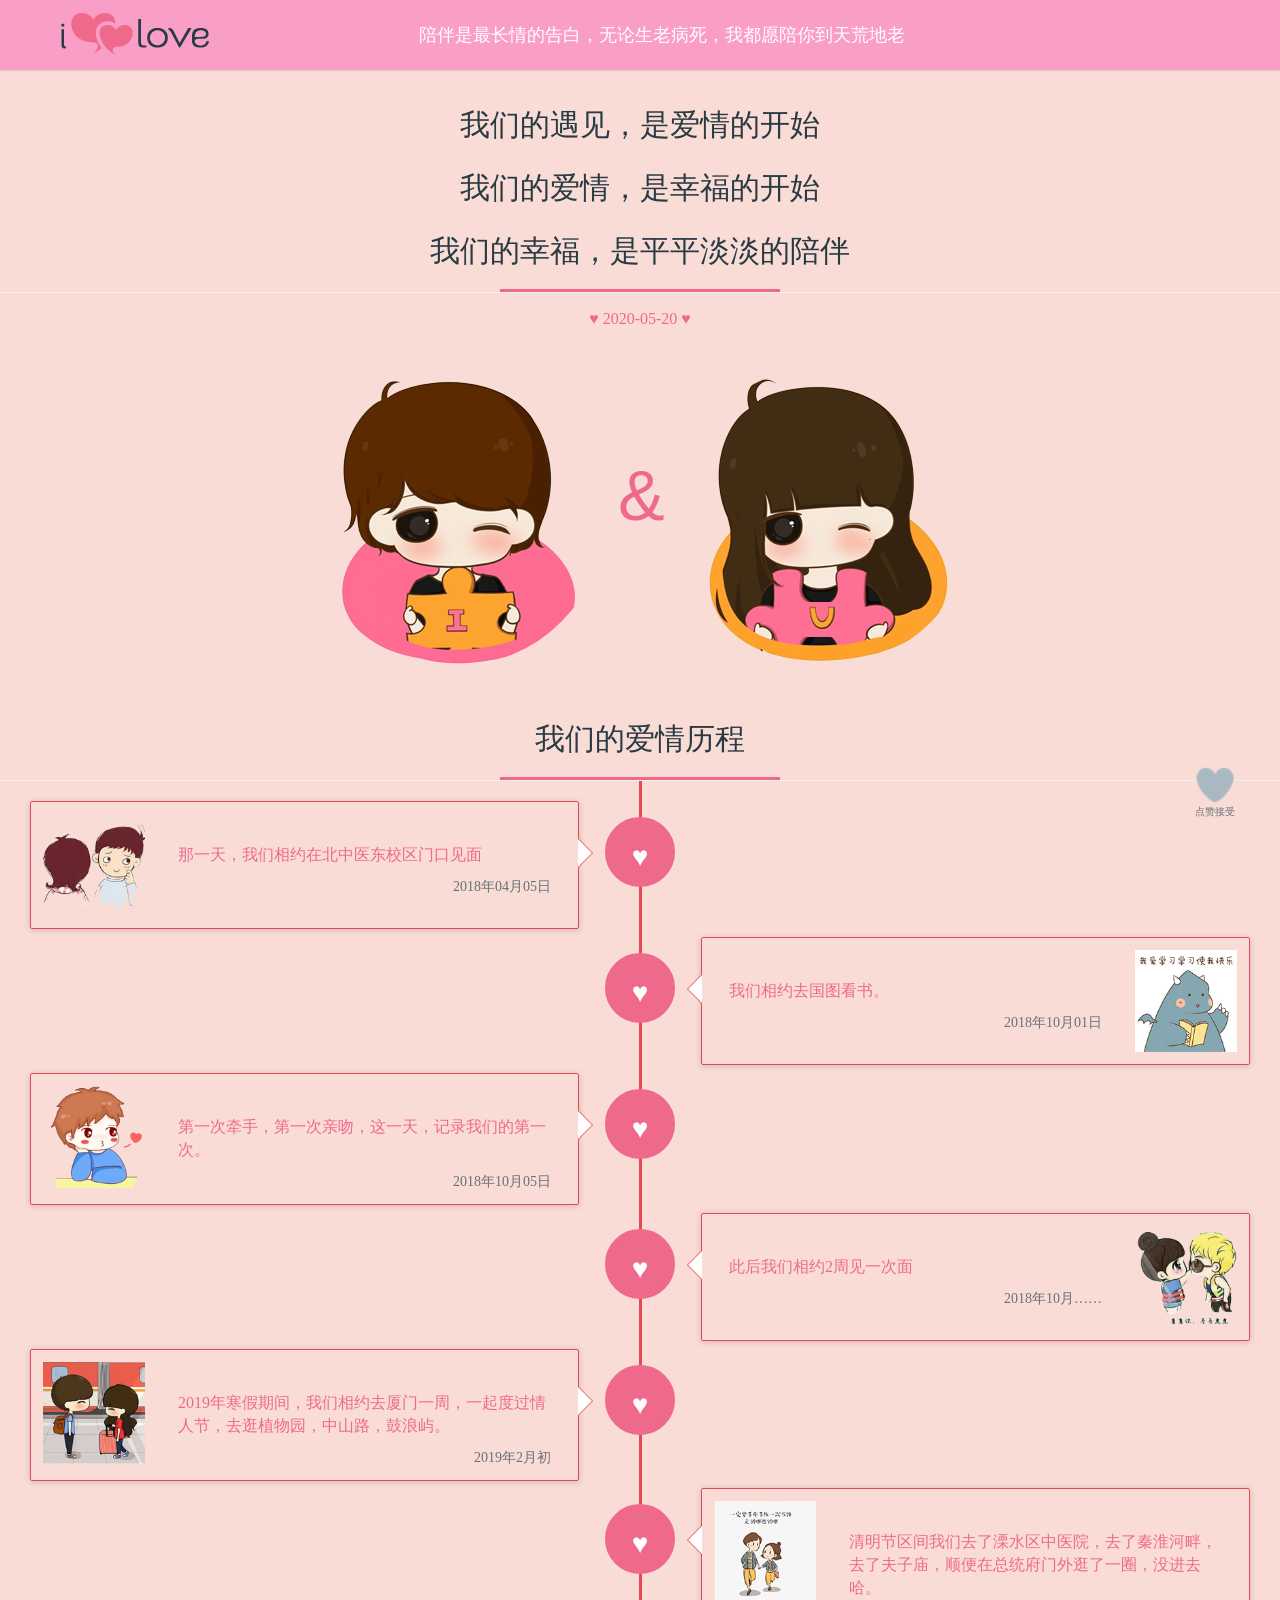
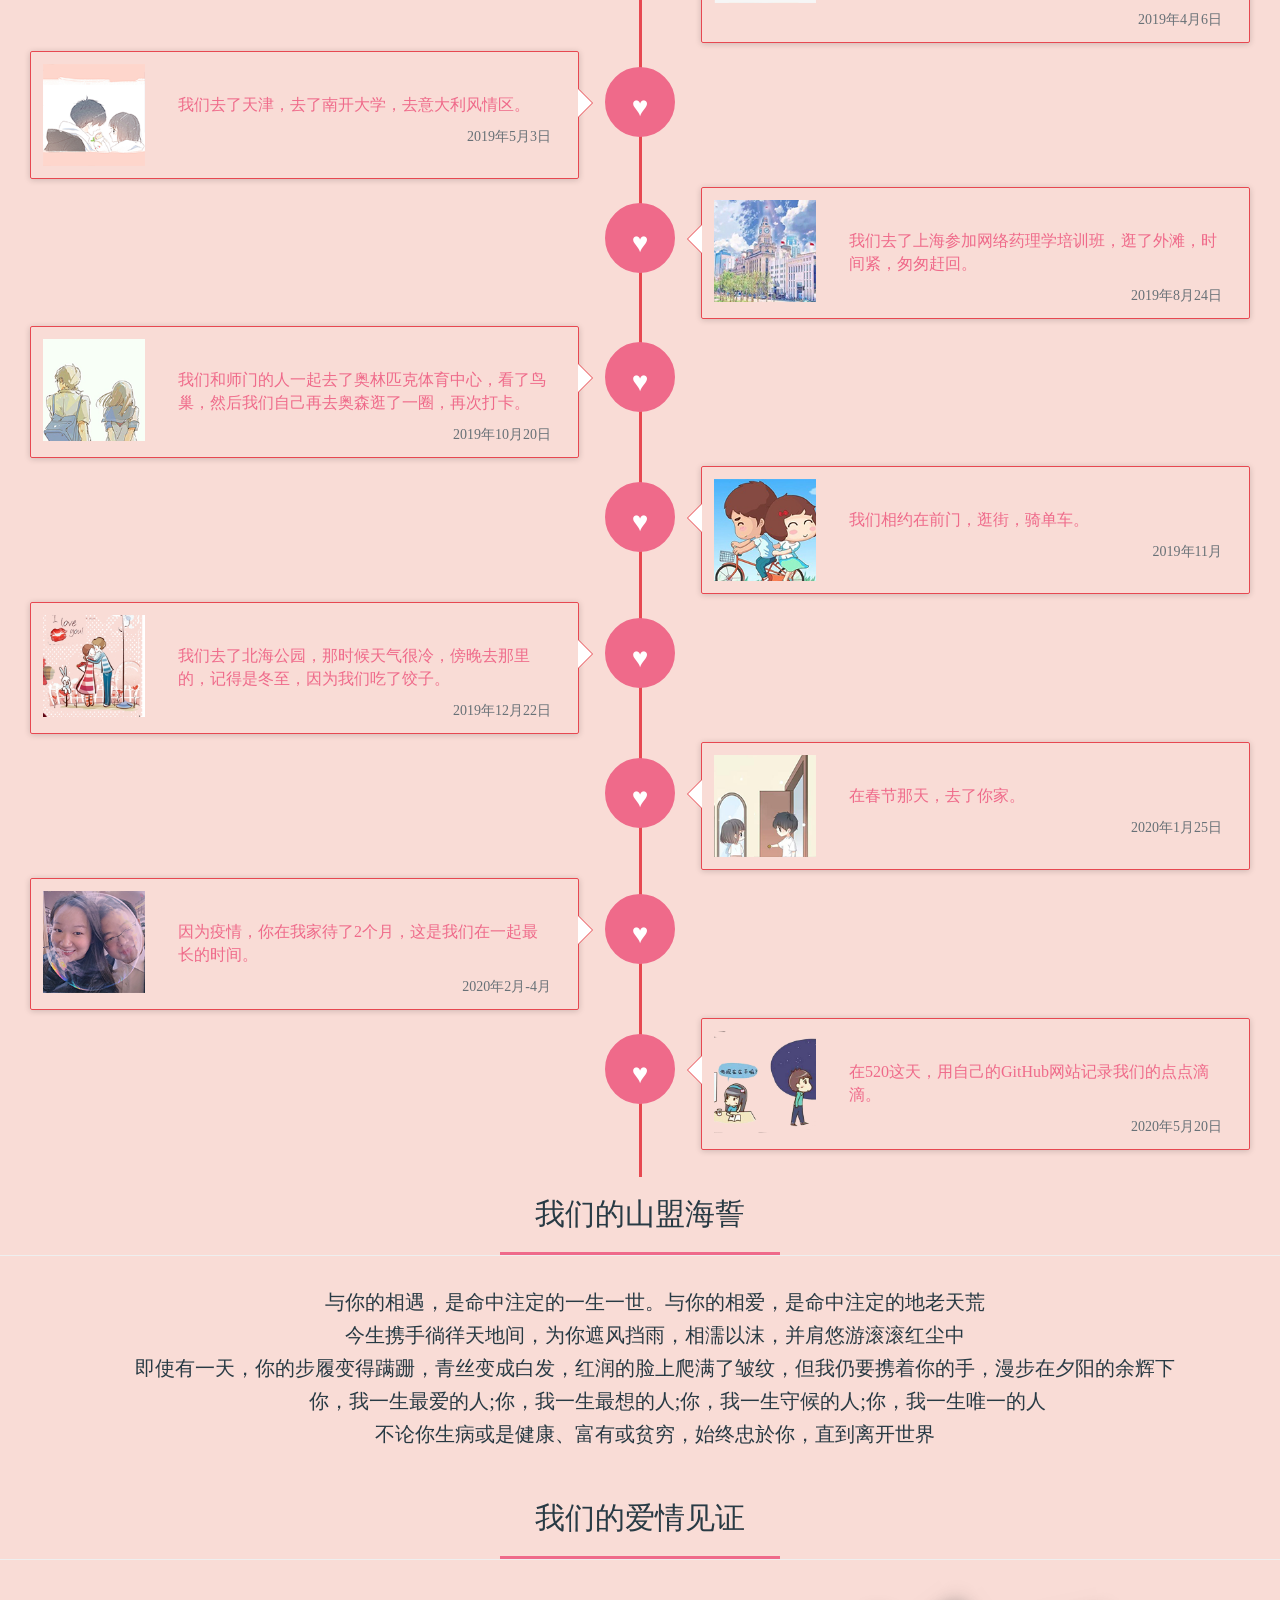
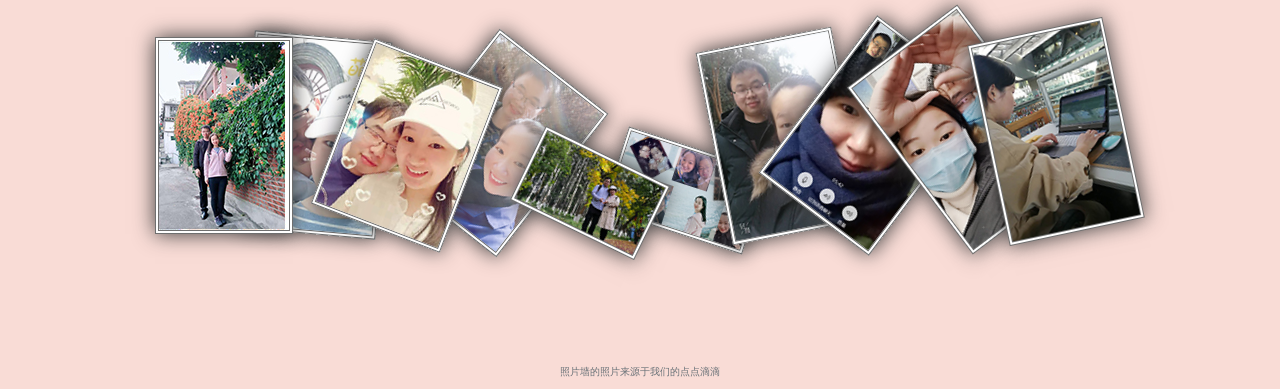
<file: index.html>
<!DOCTYPE html>
<html lang="en">
<head>
    <meta charset="UTF-8">
    <title>邓雅文，我爱你</title>
</head>
<body>
<script>
    var ua = navigator.userAgent.toLocaleLowerCase();
        var pf = navigator.platform.toLocaleLowerCase();
        var isAndroid = (/android/i).test(ua)||((/iPhone|iPod|iPad/i).test(ua) && (/linux/i).test(pf))
             || (/ucweb.*linux/i.test(ua));
    var isIOS =(/iPhone|iPod|iPad/i).test(ua) && !isAndroid;
        var isWinPhone = (/Windows Phone|ZuneWP7/i).test(ua);

        var mobileType = {
                 pc:!isAndroid && !isIOS && !isWinPhone,
                     ios:isIOS,
                     android:isAndroid,
                     winPhone:isWinPhone
        };
    if(mobileType.pc)
        window.location.href="index_pc.html";
    else  window.location.href="index_mo.html";

        console.log(mobileType.pc);
</script>
</body>
</html>
</file>
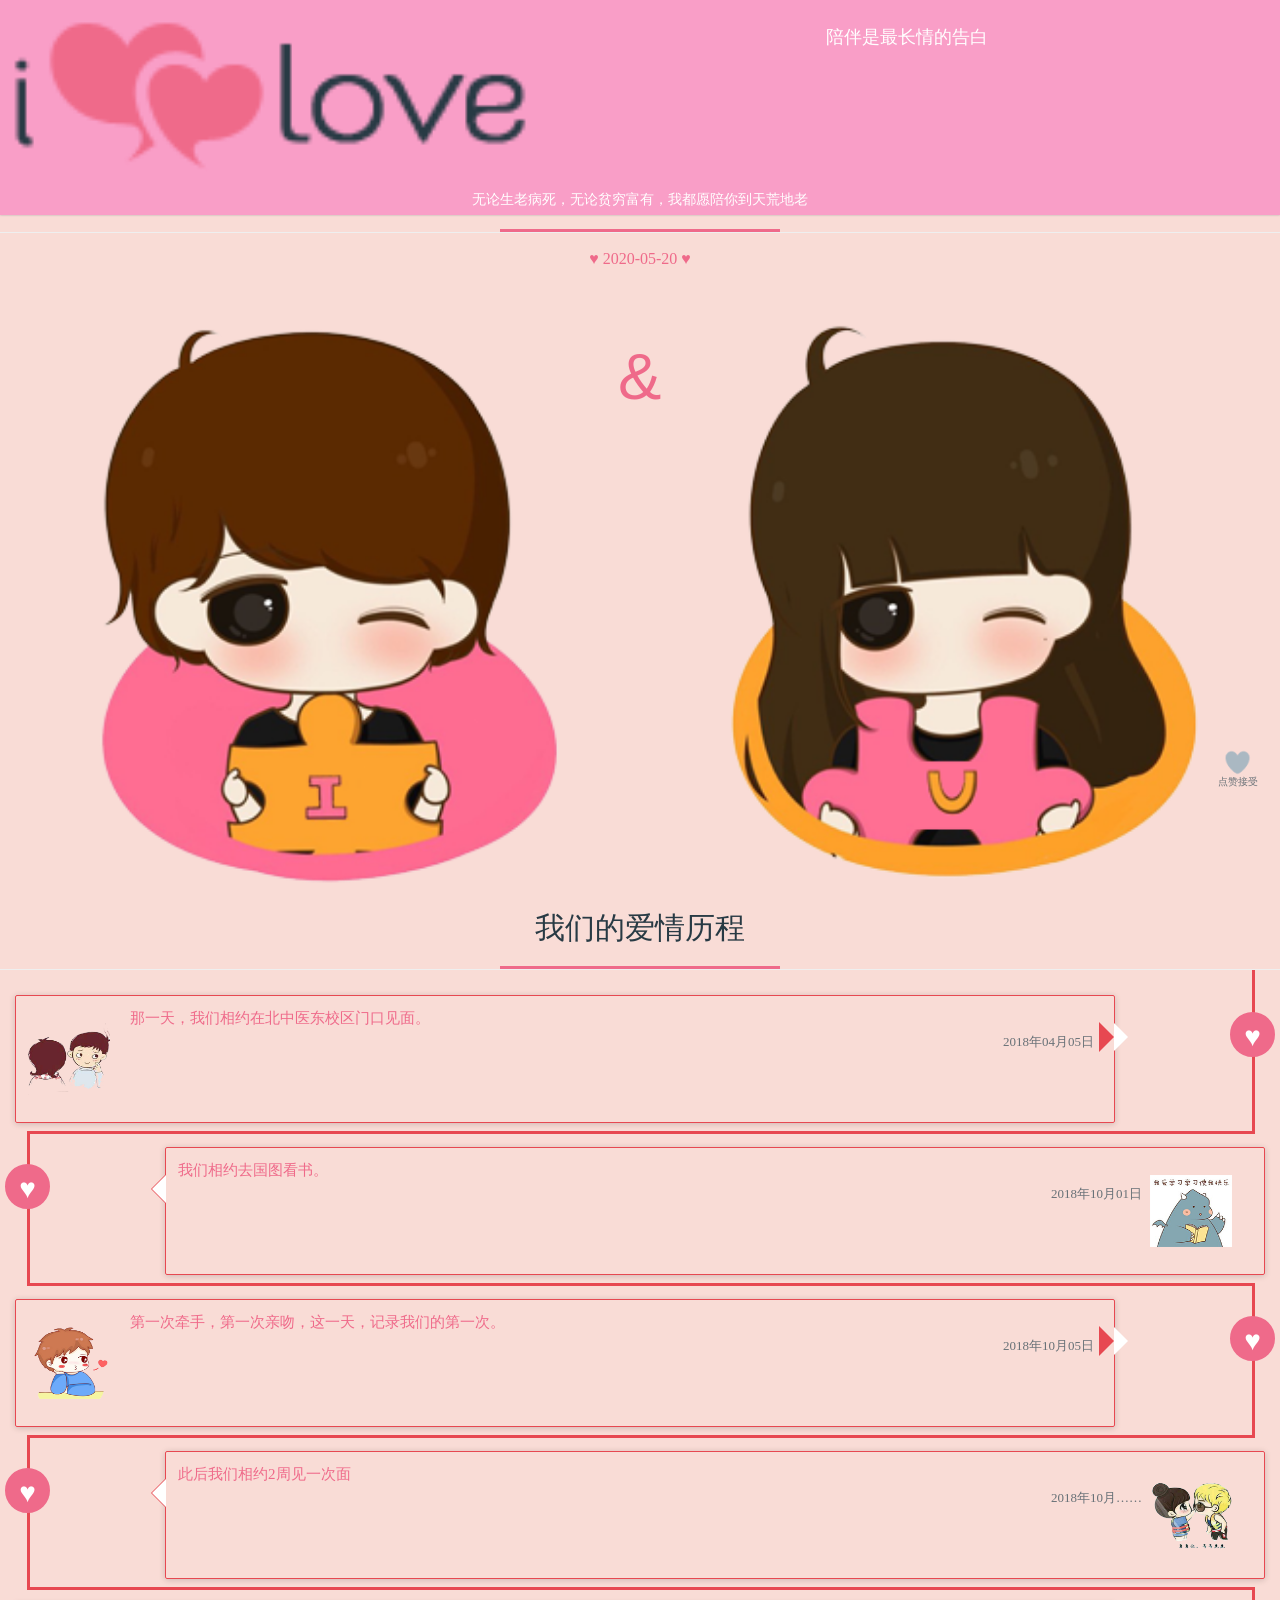
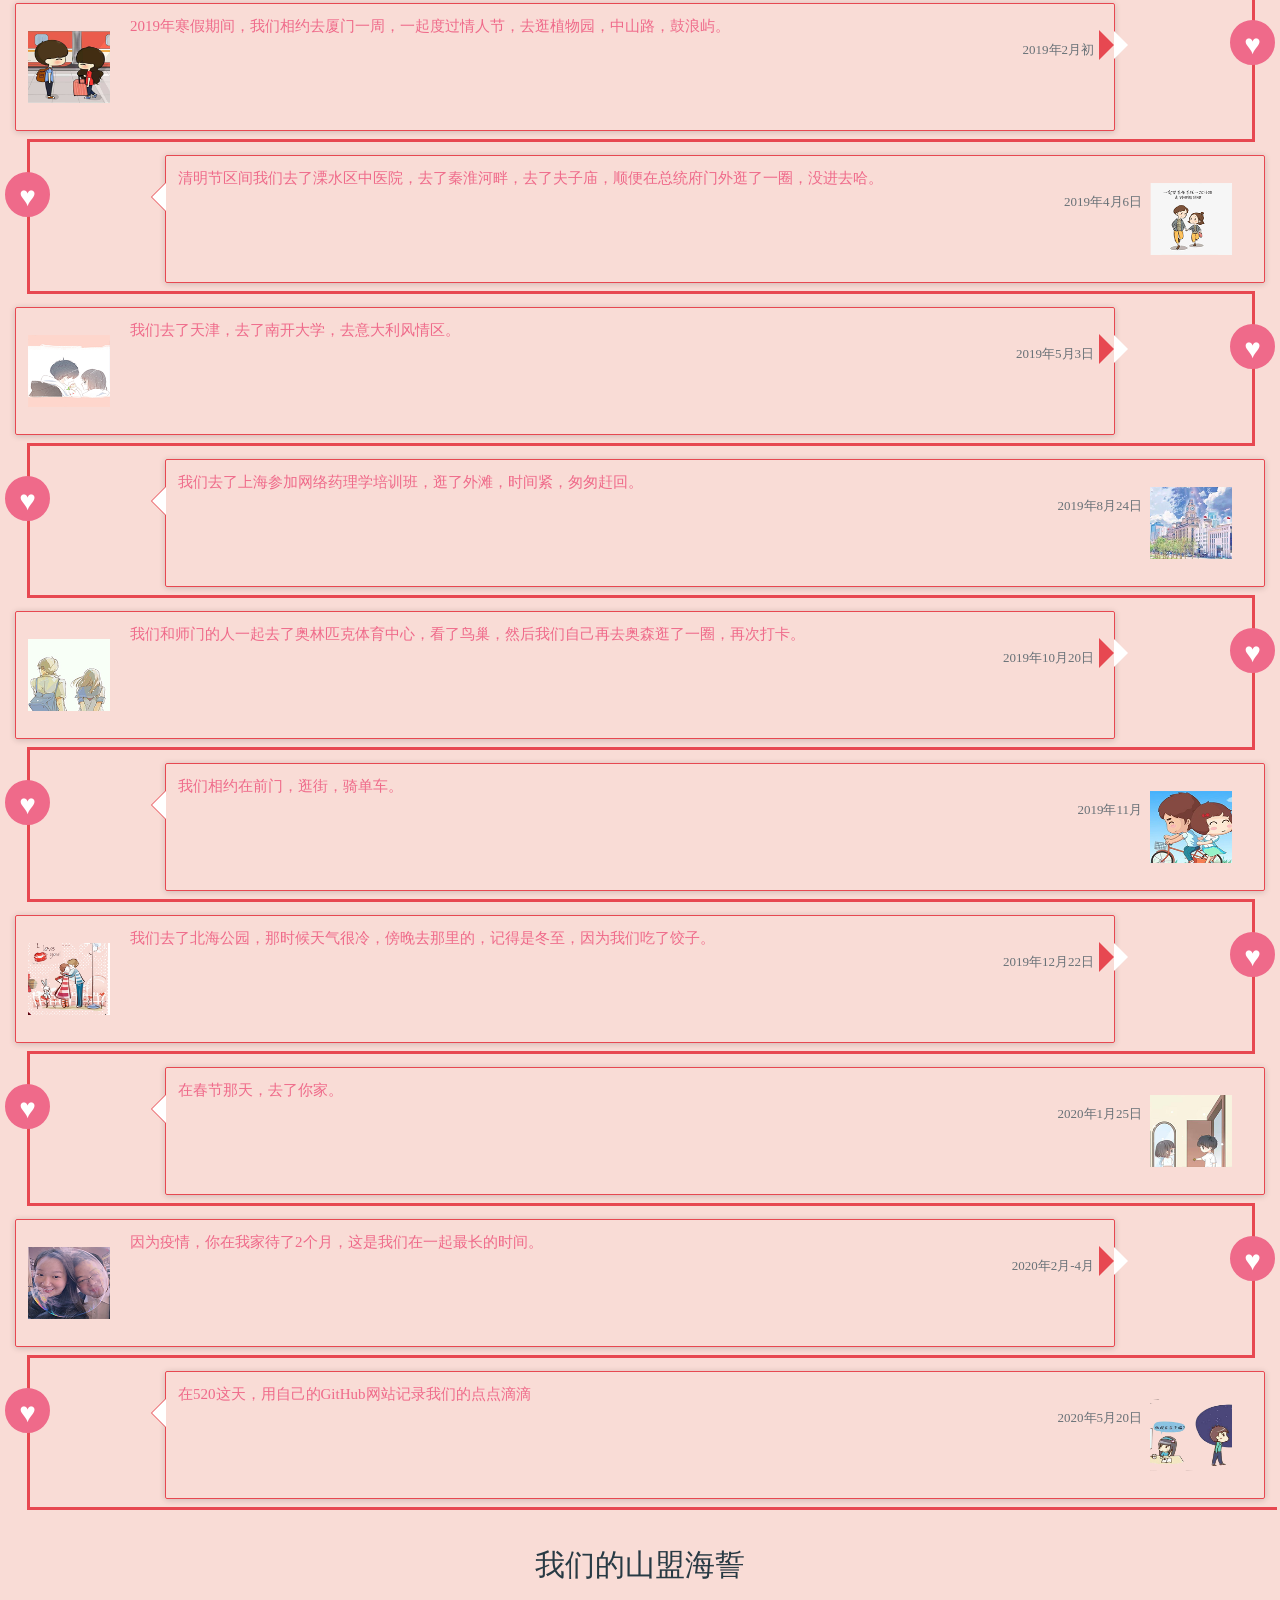
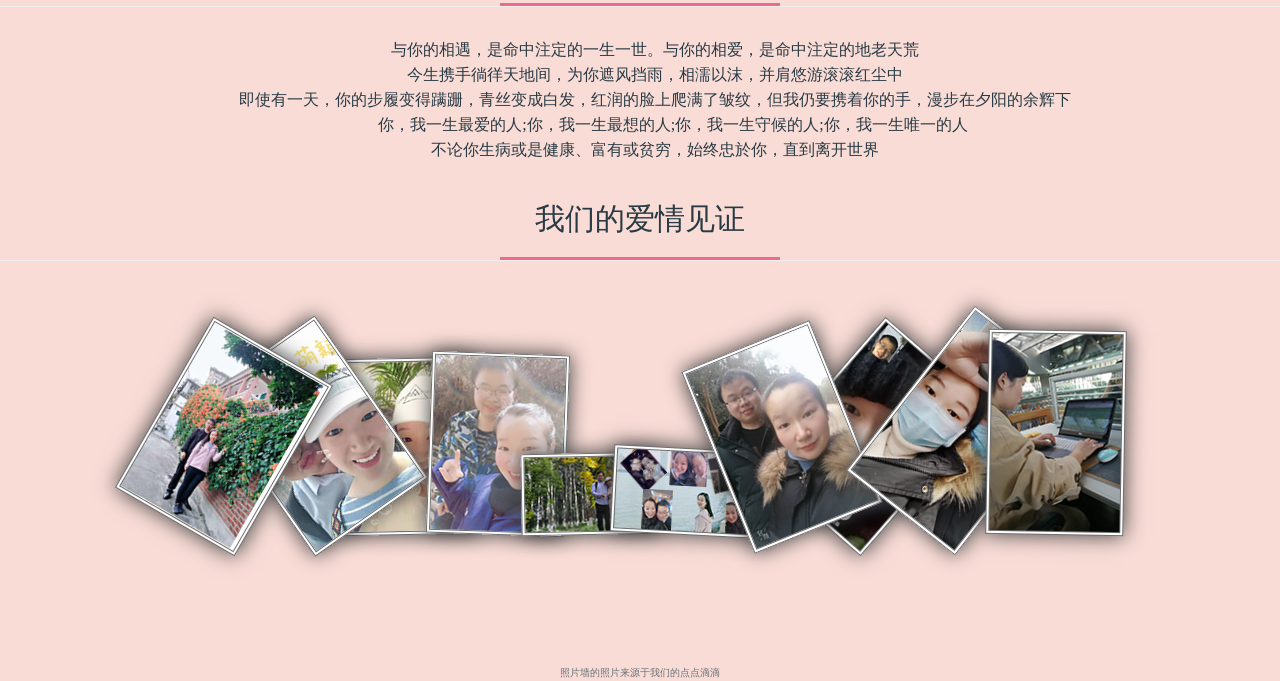
<file: index_mo.html>
<!DOCTYPE html>
<html lang="zh-CN">
<head>
    <title>我们的爱情</title>
    <meta charset="utf-8" />
    <meta http-equiv="X-UA-Compatible" content="IE=edge" />
    <meta name="viewport" content="width=device-width, initial-scale=1.0, maximum-scale=1.0, user-scalable=no"/>
    <link href="css/bootstrap.min.css" rel="stylesheet"/>

    <link href="css/sty.css" rel="stylesheet" />
    <link href="css/one.css" rel="stylesheet" />

    <!--照片墙-->
    <!--必要样式-->
    <link href="css/photopile.css" rel="stylesheet">
    <link rel="stylesheet" href="css/animate.css">
 
    <style type="text/css">
        .txt{
            color: white;
            font-size: 18px;
            line-height: 28px;
            outline: none;
        }
        h2{
           margin-top: 10px;
        }
        .timeline > li > .timeline-badge i {
            font-size: 28px;
            line-height: 45px;
        }
        .timeline > li > .timeline-badge {
            color: #fff;
             width: 45px;
             height: 45px;
             line-height: 45px;

        }
        .timeline > li > .left{
            margin-right: 60px;
            left: 100%;
            top:22px;
        }
        .timeline > li > .right{
            left: 25px;
            top: 22px
        }
        .timeline >  .col-xs-12{
            padding:0;
        }
        .timeline > li > .timeline-panel {
             margin: 5px 0 11px 0;
            width: 88%;
        }
        .timeline:before {
           visibility: hidden;
        }

        /*.timeline .leftli:before {*/
            /*top: -20px;*/
            /*bottom: 0;*/
            /*position: absolute;*/
            /*content: " ";*/
            /*width: 3px;*/
            /*background-color: #e74851;*/
            /*left: 100%;*/
            /*margin-left: -13px;*/
            /*display: inline;*/
        /*}*/
        .txtcolor{
            font-size: 15px;
        }
        .leftli  img{
            width: 102px;
            height: 102px;
            float: left;
            padding: 15px 20px 15px 0;
        }
        .rightli  img{
            width: 102px;
            height: 102px;
            float: right;
            padding: 15px 20px 15px 0;
        }
        .timeline-foot{
            font-size: 13px;
            margin: 3px 8px 0px 3px;
        }
        .timeline > li > .timeline-panel:before{
            right: 0;
            top: 26px;
            clear: none;

        }
        .timeline > li > .timeline-panel-right:after {
            position: absolute;
            top: 27px;
            right: -14px;
            margin-right: 0;
            display: inline-block;
            border-top: 14px solid transparent;
            border-left: 14px solid #fff;
            border-right: 0 solid #fff;
            border-bottom: 14px solid transparent;
            content: " ";
        }
        .timeline > li > .timeline-panel-right:before{
            right: 0;
            top: 26px;
            position: absolute;
            display: inline-block;
            border-top: 15px solid transparent;
            border-left: 15px solid #e74851;
            border-right: 0 solid #e74851;
            border-bottom: 15px solid transparent;
            content: " ";
        }
        .timeline > li > .timeline-panel-left:before{
            left: -30px;
            top: 26px;
            right: auto;
            position: absolute;
            display: inline-block;
            border-top: 15px solid transparent;
            border-left: 15px solid transparent;
            border-right: 15px solid #e74851;
            border-bottom: 15px solid transparent;
            content: " ";
        }
        .timeline > li > .timeline-panel-left:after {
            position: absolute;
            top: 27px;
            left: -28px;
            right: auto;
            margin-right: 0;
            display: inline-block;
            border-top: 14px solid transparent;
            border-left: 14px solid transparent;
            border-right: 14px solid #fff;
            border-bottom: 14px solid transparent;
            content: " ";
        }


        /*.timeline .rigthli:before {*/
            /*top: 0px;*/
            /*bottom: 0;*/
            /*position: absolute;*/
            /*content: " ";*/
            /*width: 100%;*/
            /*height: 3px;*/
            /*background-color: #e74851;*/
            /*left: 10%;*/
            /*margin-left: -13px;*/
            /*display: inline;*/
        /*}*/

        .heng {

            bottom: 0;
            position: absolute;
            content: " ";
            width: 100%;
            height: 3px;
            background-color: #e74851;
           ;
            margin-left: 12px;
            display: inline;
        }
        .heng_bottom {

            bottom: 0;
            position: absolute;
            content: " ";
            width: 100%;
            height: 3px;
            background-color: #e74851;
        ;
            margin-left: 12px;
            display: inline;
        }

        .left_shu {
            top: -11px;
            bottom: 0;
            position: absolute;
            content: " ";
            width: 3px;
            background-color: #e74851;
            left: 100%;
            margin-left: -13px;
            display: inline;
        }
        .left_shu_shang {
            top: -20px;
            bottom: 0;
            height: 15px;
            position: absolute;
            content: " ";
            width: 3px;
            background-color: #e74851;
            left: 100%;
            margin-left: -13px;
            display: inline;
        }
        .right_shu {
            top: -10px;
            bottom: 0;
            position: absolute;
            content: " ";
            width: 3px;
            background-color: #e74851;
            left: 25px;
            margin-left: -13px;
            display: inline;
        }

    </style>
</head>
<body class="body">
<nav class="navbar navbar-default navbar-fixed-top" role="navigation"
     data-anijs="if: mouseover, do: bounceIn animated"
     style="background-color: #f99ec7 !important;box-shadow: 0 0 2px 0 #acacac;">
    <img class="pull-left col-xs-5" style="display: inline-block !important;padding: 13px 5px 0 12px"
         src="images/logo.png" title="">
    <div class="col-xs-7 text-center txt" data-bind="" style="line-height: 55px;margin-top: 10px">
        陪伴是最长情的告白
    </div>
    <div class="col-xs-12 text-center txt" style="padding-right:5px;padding-left:5px;line-height: 30px;font-size: 14px">无论生老病死，无论贫穷富有，我都愿陪你到天荒地老</div>
</nav>
<div class="container-fluid" style="margin-top: 98px">
    <div id="begin" class="col-xs-12 text-center txt underline" data-anijs="if: mouseover, do: swing animated" >
        <h2 class="col-xs-12" style="font-family: 'Great Vibes',cursive;
    color: #283a44; padding-bottom: 0px;font-size: 18px">我们的遇见，是爱情的开始</h2>
        <h2 class="col-xs-12" style="font-family: 'Great Vibes',cursive;
    color: #283a44; padding-bottom: 0px;font-size: 18px">我们的爱情，是幸福的开始</h2>
        <h2 class="col-xs-12" style="font-family: 'Great Vibes',cursive;
    color: #283a44; padding-bottom: 0px;font-size: 18px">我们的幸福，是平平淡淡的陪伴</h2>
    </div>
    <span class="wow fadeInUp animated col-xs-12 text-center" data-wow-delay="0.7s" style="color: rgb(239, 106, 138);
         visibility: visible; animation-delay: 0.7s; animation-name: fadeInUp;margin: 15px auto;font-size: 16px">
        ♥ 2020-05-20 ♥</span>
    <div class="col-xs-12">
            <div class="col-xs-6 text-right  man wow flipInX animated" data-wow-delay="0.5s"
                 style="visibility: visible; animation-delay: 0.5s; animation-name: flipInX;
                 padding: 0"
                 data-anijs="if: click, do: rollOut animated, to: .boy, after: $removeAnim">
              <img src="images/boy.png" alt="" class="col-xs-12"
              style="padding: 15px 25px 15px 15px">
            </div>
            <div class="and" style="margin-top: 45px;font-size: 65px">&</div>
            <div class="col-xs-6 text-left  woman wow flipInX animated"
                 data-wow-delay="0.5s" style="visibility: visible; animation-delay: 0.5s; animation-name: flipInX;padding: 0;margin-top: 0"
                 data-anijs="if: click, do: rollIn animated, to: .girl, after: $removeAnim">
                        <img src="images/girl.png" alt="" class="col-xs-12" style="padding: 15px 15px 15px 25px">
            </div>
    </div>
    <div class="col-xs-12 text-center txt underline">
        <h2 class="col-xs-12" style="font-family: 'Great Vibes',cursive;
    color: #283a44; padding-bottom: 0px;">我们的爱情历程</h2>
    </div>

    <div id="dslc-module-4" class=" dslc-module-Pluton_Time_Line dslc-in-viewport-check dslc-in-viewport-anim-none   dslc-module-handle-like-regular dslc-in-viewport" data-module-id="4" data-dslc-module-id="Pluton_Time_Line" data-dslc-module-size="12" data-dslc-anim="none" data-dslc-anim-delay="0" data-dslc-anim-duration="650" data-dslc-anim-easing="ease" data-dslc-preset="" style="animation: forwards 0.65s ease 0s 1 normal none running;">
        <div class="ilove_timeline">
            <div class="col-md-12">
                <ul class="timeline col-xs-12" >
                    <li class="col-xs-12 leftli" data-anijs="if: scroll, on: window, do: slideInLeft   animated, before: $scrollReveal repeat">
                        <div class="left_shu"></div>
                        <div class="left_shu_shang"></div>
                        <div class="heng"></div>
                        <div class="timeline-badge wow fadeInUp animated left" data-wow-delay="0.5s"
                             style="visibility: visible; animation-delay: 0.5s; animation-name: fadeInUp;">
                            <i> ♥ </i>
                        </div>
                        <div class="timeline-panel timeline-panel-right wow fadeInLeft animated" data-wow-delay="0.7s" style="visibility: visible; animation-delay: 0.7s; animation-name: fadeInLeft;">
                            <div class="timeline-body">
                                <img src="images/x1.png" alt="" style="width: 102px;height: 102px;float: left">
                              <p class="txtcolor"> 那一天，我们相约在北中医东校区门口见面。
                                </p>

                                <div class="timeline-foot">2018年04月05日</div>
                            </div>
                        </div>
                    </li>

                    <li class="col-xs-12 rightli" data-anijs="if: scroll, on: window, do: slideInLeft   animated, before: $scrollReveal repeat">
                        <div class="right_shu"></div>
                        <div class="heng"></div>
                        <div class="timeline-badge wow fadeInUp animated right" data-wow-delay="0.5s"
                             style="visibility: visible; animation-delay: 0.5s; animation-name: fadeInUp;">
                            <i> ♥ </i>
                        </div>
                        <div class="timeline-panel timeline-panel-left wow fadeInLeft animated" data-wow-delay="0.7s" style="
                        visibility: visible; animation-delay: 0.7s; animation-name: fadeInLeft;float: right">
                            <div class="timeline-body">
                                <img src="images/x2.png" alt="" style="width: 102px;height: 102px;float: right">
                                <p class="txtcolor">我们相约去国图看书。</p>


                                <div class="timeline-foot">2018年10月01日</div>
                            </div>
                        </div>
                    </li>


                    <li class="col-xs-12 leftli" data-anijs="if: scroll, on: window, do: slideInLeft   animated, before: $scrollReveal repeat">
                        <div class="left_shu"></div>
                        <div class="heng"></div>
                        <div class="timeline-badge wow fadeInUp animated left" data-wow-delay="0.5s"
                             style="visibility: visible; animation-delay: 0.5s; animation-name: fadeInUp;">
                            <i> ♥ </i>
                        </div>
                        <div class="timeline-panel timeline-panel-right wow fadeInLeft animated" data-wow-delay="0.7s" style="visibility: visible; animation-delay: 0.7s; animation-name: fadeInLeft;">
                            <div class="timeline-body">
                                <img src="images/x3.png" alt="" style="width: 102px;height: 102px;float: left">
                                <p class="txtcolor">第一次牵手，第一次亲吻，这一天，记录我们的第一次。</p>


                                <div class="timeline-foot">2018年10月05日</div>
                            </div>
                        </div>
                    </li>

                    <li class="col-xs-12 rightli" data-anijs="if: scroll, on: window, do: slideInLeft   animated, before: $scrollReveal repeat">
                        <div class="right_shu"></div>
                        <div class="heng"></div>
                        <div class="timeline-badge wow fadeInUp animated right" data-wow-delay="0.5s"
                             style="visibility: visible; animation-delay: 0.5s; animation-name: fadeInUp;">
                            <i> ♥ </i>
                        </div>
                        <div class="timeline-panel timeline-panel-left wow fadeInLeft animated" data-wow-delay="0.7s" style="
                        visibility: visible; animation-delay: 0.7s; animation-name: fadeInLeft;float: right">
                            <div class="timeline-body">
                                <img src="images/x4.png" alt="" style="width: 102px;height: 102px;float: right">
                                <p class="txtcolor">此后我们相约2周见一次面</p>

                                <div class="timeline-foot">2018年10月……</div>
                            </div>
                        </div>
                    </li>

                    <li class="col-xs-12 leftli" data-anijs="if: scroll, on: window, do: slideInLeft   animated, before: $scrollReveal repeat">
                        <div class="left_shu"></div>
                        <div class="heng"></div>
                        <div class="timeline-badge wow fadeInUp animated left" data-wow-delay="0.5s"
                             style="visibility: visible; animation-delay: 0.5s; animation-name: fadeInUp;">
                            <i> ♥ </i>
                        </div>
                        <div class="timeline-panel timeline-panel-right wow fadeInLeft animated" data-wow-delay="0.7s" style="visibility: visible; animation-delay: 0.7s; animation-name: fadeInLeft;">
                            <div class="timeline-body">
                                <img src="images/x5.png" alt="" style="width: 102px;height: 102px;float: left">
                                <p class="txtcolor">2019年寒假期间，我们相约去厦门一周，一起度过情人节，去逛植物园，中山路，鼓浪屿。</p>

                                <div class="timeline-foot">2019年2月初</div>
                            </div>
                        </div>
                    </li>

                    <li class="col-xs-12 rightli" data-anijs="if: scroll, on: window, do: slideInLeft   animated, before: $scrollReveal repeat">
                        <div class="right_shu"></div>
                        <div class="heng"></div>
                        <div class="timeline-badge wow fadeInUp animated right" data-wow-delay="0.5s"
                             style="visibility: visible; animation-delay: 0.5s; animation-name: fadeInUp;">
                            <i> ♥ </i>
                        </div>
                        <div class="timeline-panel timeline-panel-left wow fadeInLeft animated" data-wow-delay="0.7s" style="
                        visibility: visible; animation-delay: 0.7s; animation-name: fadeInLeft;float: right">
                            <div class="timeline-body">
                                <img src="images/x6.png" alt="" style="width: 102px;height: 102px;float: right">
                                <p class="txtcolor">清明节区间我们去了溧水区中医院，去了秦淮河畔，去了夫子庙，顺便在总统府门外逛了一圈，没进去哈。</p>

                                <div class="timeline-foot">2019年4月6日</div>
                            </div>
                        </div>
                    </li>

                    <li class="col-xs-12 leftli" data-anijs="if: scroll, on: window, do: slideInLeft   animated, before: $scrollReveal repeat">
                        <div class="left_shu"></div>
                        <div class="heng"></div>
                        <div class="timeline-badge wow fadeInUp animated left" data-wow-delay="0.5s"
                             style="visibility: visible; animation-delay: 0.5s; animation-name: fadeInUp;">
                            <i> ♥ </i>
                        </div>
                        <div class="timeline-panel timeline-panel-right wow fadeInLeft animated" data-wow-delay="0.7s" style="visibility: visible; animation-delay: 0.7s; animation-name: fadeInLeft;">
                            <div class="timeline-body">
                                <img src="images/x7.png" alt="" style="width: 102px;height: 102px;float: left">
                                <p class="txtcolor">我们去了天津，去了南开大学，去意大利风情区。</p>

                                <div class="timeline-foot">2019年5月3日</div>
                            </div>
                        </div>
                    </li>

                    <li class="col-xs-12 rightli" data-anijs="if: scroll, on: window, do: slideInLeft   animated, before: $scrollReveal repeat">
                        <div class="right_shu"></div>
                        <div class="heng"></div>
                        <div class="timeline-badge wow fadeInUp animated right" data-wow-delay="0.5s"
                             style="visibility: visible; animation-delay: 0.5s; animation-name: fadeInUp;">
                            <i> ♥ </i>
                        </div>
                        <div class="timeline-panel timeline-panel-left wow fadeInLeft animated" data-wow-delay="0.7s" style="
                        visibility: visible; animation-delay: 0.7s; animation-name: fadeInLeft;float: right">
                            <div class="timeline-body">
                                <img src="images/x8.png" alt="" style="width: 102px;height: 102px;float: right">
                                <p class="txtcolor">我们去了上海参加网络药理学培训班，逛了外滩，时间紧，匆匆赶回。</p>


                                <div class="timeline-foot">2019年8月24日</div>
                            </div>
                        </div>
                    </li>

                    <li class="col-xs-12 leftli" data-anijs="if: scroll, on: window, do: slideInLeft   animated, before: $scrollReveal repeat">
                        <div class="left_shu"></div>
                        <div class="heng"></div>
                        <div class="timeline-badge wow fadeInUp animated left" data-wow-delay="0.5s"
                             style="visibility: visible; animation-delay: 0.5s; animation-name: fadeInUp;">
                            <i> ♥ </i>
                        </div>
                        <div class="timeline-panel timeline-panel-right wow fadeInLeft animated" data-wow-delay="0.7s" style="visibility: visible; animation-delay: 0.7s; animation-name: fadeInLeft;">
                            <div class="timeline-body">
                                <img src="images/x9.png" alt="" style="width: 102px;height: 102px;float: left">
                                <p class="txtcolor">我们和师门的人一起去了奥林匹克体育中心，看了鸟巢，然后我们自己再去奥森逛了一圈，再次打卡。</p>


                                <div class="timeline-foot">2019年10月20日</div>
                            </div>
                        </div>
                    </li>

                    <li class="col-xs-12 rightli" data-anijs="if: scroll, on: window, do: slideInLeft   animated, before: $scrollReveal repeat">
                        <div class="right_shu"></div>
                        <div class="heng"></div>
                        <div class="timeline-badge wow fadeInUp animated right" data-wow-delay="0.5s"
                             style="visibility: visible; animation-delay: 0.5s; animation-name: fadeInUp;">
                            <i> ♥ </i>
                        </div>
                        <div class="timeline-panel timeline-panel-left wow fadeInLeft animated" data-wow-delay="0.7s" style="
                        visibility: visible; animation-delay: 0.7s; animation-name: fadeInLeft;float: right">
                            <div class="timeline-body">
                                <img src="images/x10.png" alt="" style="width: 102px;height: 102px;float: right">
                                <p class="txtcolor">我们相约在前门，逛街，骑单车。</p>

                                <div class="timeline-foot">2019年11月</div>
                            </div>
                        </div>
                    </li>

                     <li class="col-xs-12 leftli" data-anijs="if: scroll, on: window, do: slideInLeft   animated, before: $scrollReveal repeat">
                        <div class="left_shu"></div>
                        <div class="heng"></div>
                        <div class="timeline-badge wow fadeInUp animated left" data-wow-delay="0.5s"
                             style="visibility: visible; animation-delay: 0.5s; animation-name: fadeInUp;">
                            <i> ♥ </i>
                        </div>
                        <div class="timeline-panel timeline-panel-right wow fadeInLeft animated" data-wow-delay="0.7s" style="visibility: visible; animation-delay: 0.7s; animation-name: fadeInLeft;">
                            <div class="timeline-body">
                                <img src="images/x11.png" alt="" style="width: 102px;height: 102px;float: left">
                                <p class="txtcolor">我们去了北海公园，那时候天气很冷，傍晚去那里的，记得是冬至，因为我们吃了饺子。</p>


                                <div class="timeline-foot">2019年12月22日</div>
                            </div>
                        </div>
                    </li>

                    <li class="col-xs-12 rightli" data-anijs="if: scroll, on: window, do: slideInLeft   animated, before: $scrollReveal repeat">
                        <div class="right_shu"></div>
                        <div class="heng"></div>
                        <div class="timeline-badge wow fadeInUp animated right" data-wow-delay="0.5s"
                             style="visibility: visible; animation-delay: 0.5s; animation-name: fadeInUp;">
                            <i> ♥ </i>
                        </div>
                        <div class="timeline-panel timeline-panel-left wow fadeInLeft animated" data-wow-delay="0.7s" style="
                        visibility: visible; animation-delay: 0.7s; animation-name: fadeInLeft;float: right">
                            <div class="timeline-body">
                                <img src="images/x12.png" alt="" style="width: 102px;height: 102px;float: right">
                                <p class="txtcolor">在春节那天，去了你家。</p>

                                <div class="timeline-foot">2020年1月25日</div>
                            </div>
                        </div>
                    </li>
                    <li class="col-xs-12 leftli" data-anijs="if: scroll, on: window, do: slideInLeft   animated, before: $scrollReveal repeat">
                        <div class="left_shu"></div>
                        <div class="heng"></div>
                        <div class="timeline-badge wow fadeInUp animated left" data-wow-delay="0.5s"
                             style="visibility: visible; animation-delay: 0.5s; animation-name: fadeInUp;">
                            <i> ♥ </i>
                        </div>
                        <div class="timeline-panel timeline-panel-right wow fadeInLeft animated" data-wow-delay="0.7s" style="visibility: visible; animation-delay: 0.7s; animation-name: fadeInLeft;">
                            <div class="timeline-body">
                                <img src="images/x13.png" alt="" style="width: 102px;height: 102px;float: left">
                                <p class="txtcolor">因为疫情，你在我家待了2个月，这是我们在一起最长的时间。</p>

                                <div class="timeline-foot">2020年2月-4月</div>
                            </div>
                        </div>
                    </li>

                    <li class="col-xs-12 rightli" data-anijs="if: scroll, on: window, do: slideInLeft   animated, before: $scrollReveal repeat">
                        <div class="right_shu"></div>
                        <div class="heng"></div>
                        <div class="heng_bottom"></div>
                        <div class="timeline-badge wow fadeInUp animated right" data-wow-delay="0.5s"
                             style="visibility: visible; animation-delay: 0.5s; animation-name: fadeInUp;">
                            <i> ♥ </i>
                        </div>
                        <div class="timeline-panel timeline-panel-left wow fadeInLeft animated" data-wow-delay="0.7s" style="
                        visibility: visible; animation-delay: 0.7s; animation-name: fadeInLeft;float: right">
                            <div class="timeline-body">
                                <img src="images/x14.png" alt="" style="width: 102px;height: 102px;float: right">
                                <p class="txtcolor">在520这天，用自己的GitHub网站记录我们的点点滴滴</p>
                            </div>

                                <div class="timeline-foot">2020年5月20日</div>
                            </div>
                        </div>
                    </li>
                </ul>
            </div>
        </div>
        <div class="clearfix"></div>
    </div>

    <div class="col-xs-12 text-center txt underline">
        <h2 class="col-xs-12" style="font-family: 'Great Vibes',cursive;
    color: #283a44; padding-bottom: 0px;">我们的山盟海誓</h2>
    </div>
    <div class="col-xs-12 text-center "
         data-anijs="if: scroll,on: window,do: zoomInDown animated, before: $scrollReveal repeat">
        <span class="col-xs-12" style="font-family: 'Great Vibes',cursive;color: #283a44; font-size: 16px;
        margin: 15px;padding: 15px;line-height: 25px">
            与你的相遇，是命中注定的一生一世。与你的相爱，是命中注定的地老天荒<br>
            今生携手徜徉天地间，为你遮风挡雨，相濡以沫，并肩悠游滚滚红尘中<br>
            即使有一天，你的步履变得蹒跚，青丝变成白发，红润的脸上爬满了皱纹，但我仍要携着你的手，漫步在夕阳的余辉下<br>
　　     你，我一生最爱的人;你，我一生最想的人;你，我一生守候的人;你，我一生唯一的人<br>
           不论你生病或是健康、富有或贫穷，始终忠於你，直到离开世界
　</span>
    </div>

    <div class="col-xs-12 text-center txt underline">
        <h2 class="col-xs-12" style="font-family: 'Great Vibes',cursive;
    color: #283a44; padding-bottom: 0px;">我们的爱情见证</h2>
    </div>

    <div class="photopile-wrapper col-xs-12 text-center" data-anijs="if: scroll, on: window, do: rollIn animated, before: $scrollReveal repeat">
        <ul class="photopile col-xs-12">
            <li>
                <a href="images/p1.jpg">
                    <img src="images/p1_s.jpg"
                         alt="厦门鼓浪屿"  />
                </a>
            </li>
            <li>
                <a href="images/p2.jpg">
                    <img src="images/p2_s.jpg"
                         alt="王府井"  />
                </a>
            </li>
            <li>
                <a href="images/p3.jpg">
                    <img src="images/p3_s.jpg"
                         alt="约会"  />
                </a>
            </li>
            <li>
                <a href="images/p4.jpg">
                    <img src="images/p4_s.jpg"
                         alt="工作"  />
                </a>
            </li>
            <li>
                <a href="images/p5.jpg">
                    <img src="images/p5_s.jpg"
                         alt="奥深公园"  />
                </a>
            </li>
            <li>
                <a href="images/p6.jpg">
                    <img src="images/p6_s.jpg"
                         alt="合集"  />
                </a>
            </li>
            <li>
                <a href="images/p7.jpg">
                    <img src="images/p7_s.jpg"
                         alt="跑步"  />
                </a>
            </li>
            <li>
                <a href="images/p8.jpg">
                    <img src="images/p8_s.jpg"
                         alt="通话"  />
                </a>
            </li>
            <li>
                <a href="images/p9.jpg">
                    <img src="images/p9_s.jpg"
                         alt="郴州火车站"  />
                </a>
            </li>
            <li>
                <a href="images/p10.jpg">
                    <img src="images/p10_s.jpg"
                         alt="国图"  />
                </a>
            </li>

        </ul>
    </div>

    <p class="text-center" style="font-size: 10px">照片墙的照片来源于我们的点点滴滴</p>
    <script src="js/jquery-1.11.0.min.js" type="text/javascript"></script>
    <script src="js/jquery-ui.min.js"></script>
    <script src="js/jquery.ui.touch-punch.min.js"></script>
    <script src="js/photopile.js"></script>
    <script type="text/javascript">
        $(function(){
            PhotoPile().scatter();
        });
        $(document).ready(function() {


            var heng = $(".heng").width();
            console.log(heng);
            $(".heng").width(heng-25+'px');
        });
    </script>
</div>
<audio id="bgmMusic" src="Asher Book - Try.mp3"
preload="auto" type="audio/mp3" autoplay="" loop=""></audio>
<script src="js/anijs-min.js"></script>
<script src="js/anijs-helper-scrollreveal-min.js"></script>
<script src="js/flu.js" type="text/javascript"></script>
<div class="heart "  rel="like" style="">
    <p id="pClick" style="text-align: center;font-size: 10px;margin-bottom: 0px;
    margin-top: 55px;">点赞接受</p>
    <div class="heartCa"></div></div>

<script type="text/javascript">
    $(document).ready(function(){

        $('body').on("click",'.heart',function(){
            $(this).css("background-position","")
            $(this).addClass("heartAnimation");
            $(this).addClass("clickH");
            $('#pClick').addClass('tC');
            setTimeout(function () {
                $(".heart").removeClass('heartAnimation');
            }, 1000);
        });
    });
</script>
</body>
</file>
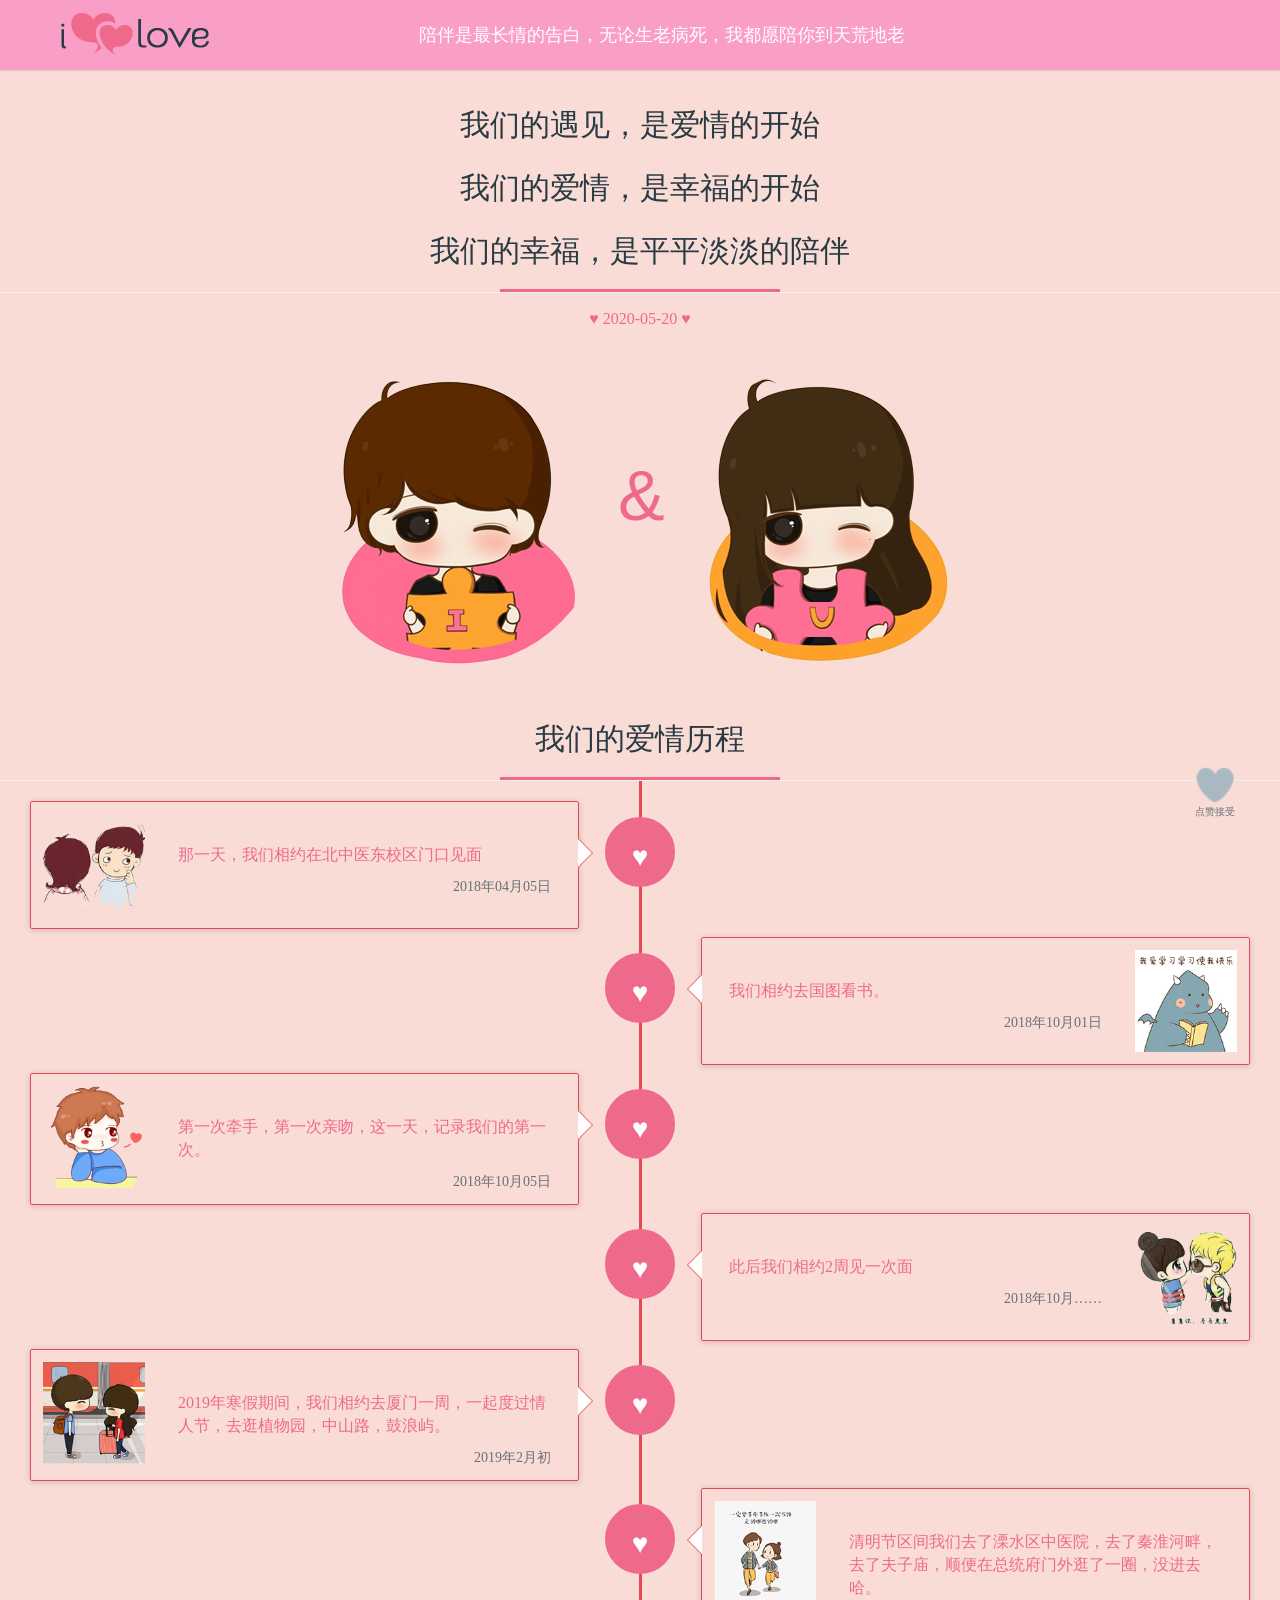
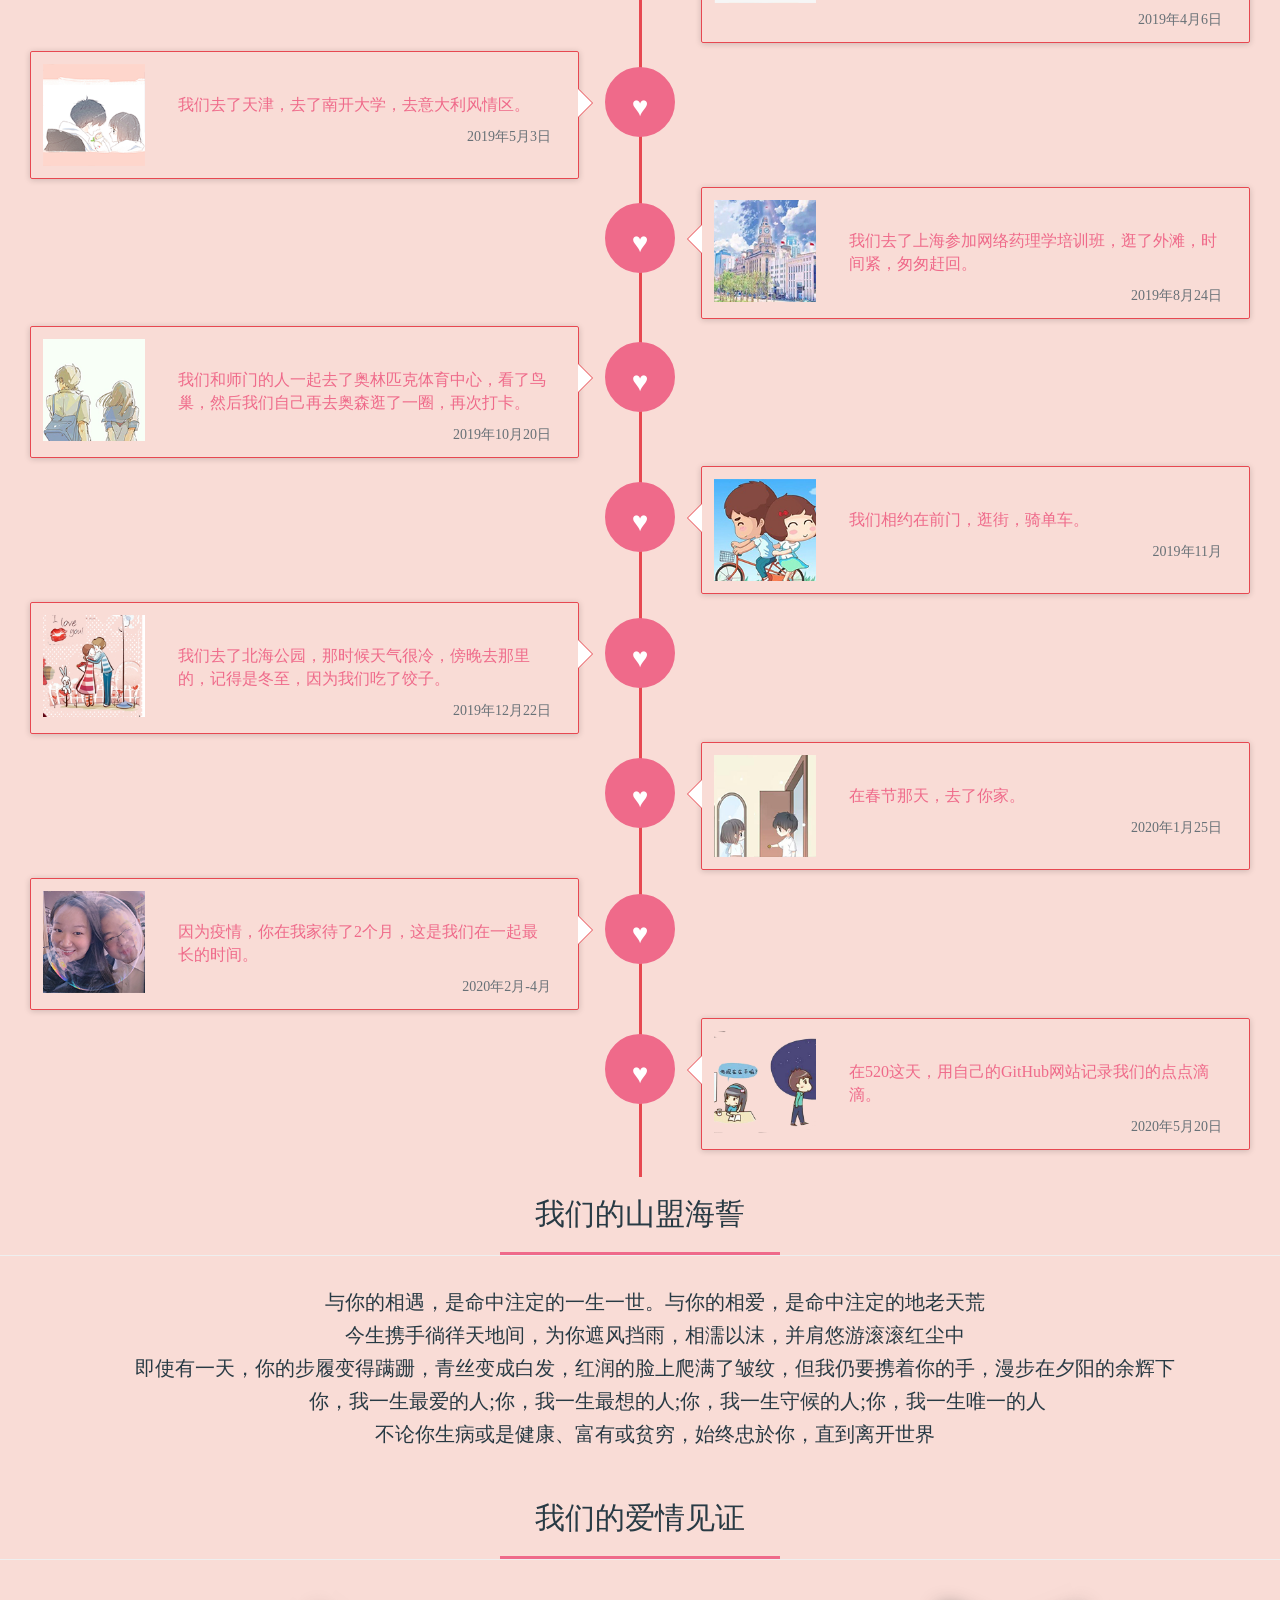
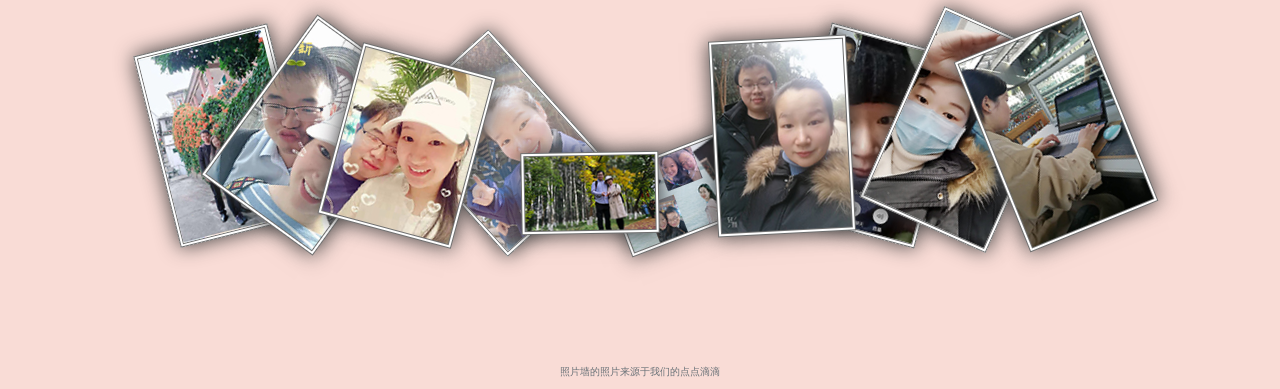
<file: index_pc.html>
<!DOCTYPE html>
<html lang="zh-CN">
<head>
    <title>我们的爱情</title>
    <meta charset="utf-8" />
    <meta http-equiv="X-UA-Compatible" content="IE=edge" />
    <meta name="viewport" content="width=device-width, initial-scale=1.0, maximum-scale=1.0, user-scalable=no"/>
    <link href="css/bootstrap.min.css" rel="stylesheet"/>

    <link href="css/sty.css" rel="stylesheet" />
    <link href="css/one.css" rel="stylesheet" />

    <!--照片墙-->
    <!--必要样式-->
    <link href="css/photopile.css" rel="stylesheet">
    <link rel="stylesheet" href="css/animate.css">
   
</head>
<body class="body">
<nav class="navbar navbar-default navbar-fixed-top" role="navigation"
     data-anijs="if: mouseover, do: bounceIn animated"
     style="background-color: #f99ec7 !important;box-shadow: 0 0 2px 0 #acacac;">
    <img class="pull-left" style="display: inline-block !important;margin: 10px 25px 10px 60px"
         src="images/logo.png" title="">
    <div class="col-xs-8 text-center txt" data-bind="">
        陪伴是最长情的告白，无论生老病死，我都愿陪你到天荒地老
    </div>
</nav>
<div class="container-fluid" style="margin-top: 88px">
    <div id="begin" class="col-xs-12 text-center txt underline" data-anijs="if: mouseover, do: swing animated" >
        <h2 class="col-xs-12" style="font-family: 'Great Vibes',cursive;
    color: #283a44; padding-bottom: 0px;">我们的遇见，是爱情的开始</h2>
        <h2 class="col-xs-12" style="font-family: 'Great Vibes',cursive;
    color: #283a44; padding-bottom: 0px;">我们的爱情，是幸福的开始</h2>
        <h2 class="col-xs-12" style="font-family: 'Great Vibes',cursive;
    color: #283a44; padding-bottom: 0px;">我们的幸福，是平平淡淡的陪伴</h2>
    </div>
    <span class="wow fadeInUp animated col-xs-12 text-center" data-wow-delay="0.7s" style="color: rgb(239, 106, 138);
         visibility: visible; animation-delay: 0.7s; animation-name: fadeInUp;margin: 15px auto;font-size: 16px">
        ♥ 2020-05-20 ♥</span>
    <div class="col-xs-12">
            <div class="col-xs-6 text-right"
                 data-anijs="if: click, do: rollOut animated, to: .boy, after: $removeAnim">
                <ul class="ch-grid man wow flipInX animated" data-wow-delay="0.5s" style="visibility: visible; animation-delay: 0.5s; animation-name: flipInX;">
                    <li class="boy">
                        <img src="images/boy.png" alt="">

                    </li>
                </ul>
            </div>
            <div class="and">&</div>
            <div class="col-xs-6 text-left"
                 data-anijs="if: click, do: rollIn animated, to: .girl, after: $removeAnim">
                <ul class="ch-grid woman wow flipInX animated" data-wow-delay="0.5s" style="visibility: visible; animation-delay: 0.5s; animation-name: flipInX;">
                    <li class="girl">
                        <img src="images/girl.png" alt="">
                    </li>
                </ul>
            </div>
    </div>
    <div class="col-xs-12 text-center txt underline">
        <h2 class="col-xs-12" style="font-family: 'Great Vibes',cursive;
    color: #283a44; padding-bottom: 0px;">我们的爱情历程</h2>
    </div>

    <div id="dslc-module-4" class=" dslc-module-Pluton_Time_Line dslc-in-viewport-check dslc-in-viewport-anim-none   dslc-module-handle-like-regular dslc-in-viewport" data-module-id="4" data-dslc-module-id="Pluton_Time_Line" data-dslc-module-size="12" data-dslc-anim="none" data-dslc-anim-delay="0" data-dslc-anim-duration="650" data-dslc-anim-easing="ease" data-dslc-preset="" style="animation: forwards 0.65s ease 0s 1 normal none running;">
        <div class="ilove_timeline">
            <div class="col-md-12">
                <ul class="timeline col-xs-12" >
                    <li class="col-xs-12" data-anijs="if: scroll, on: window, do: slideInLeft   animated, before: $scrollReveal repeat">
                        <div class="timeline-badge wow fadeInUp animated" data-wow-delay="0.5s"
                             style="visibility: visible; animation-delay: 0.5s; animation-name: fadeInUp;">
                            <i> ♥ </i>
                        </div>
                        <div class="timeline-panel wow fadeInLeft animated" data-wow-delay="0.7s" style="visibility: visible; animation-delay: 0.7s; animation-name: fadeInLeft;">
                            <div  class="" style="padding: 0;width: 102px;position: relative;float: left">
                                <img src="images/x1.png" alt="" style="width: 102px;height: 102px">
                            </div>
                            <div class="" style="padding: 0 15px 0 135px">
                            <div class="timeline-heading">
                                <p><br></p>
                            </div>
                            <div class="timeline-body">
                                <div >
                                    <div  >
                                        <p class="txtcolor">那一天，我们相约在北中医东校区门口见面
                                            </p>
                                    </div>
                                </div>
                            </div>
                                <div class="timeline-foot">2018年04月05日</div>
                            </div>
                        </div>
                    </li>
                    <li class="timeline-inverted  col-xs-12" data-anijs="if: scroll, on: window, do: slideInRight animated, before: $scrollReveal repeat">
                        <div class="timeline-badge wow fadeInUp animated" data-wow-delay="0.5s" style="visibility: visible; animation-delay: 0.5s; animation-name: fadeInUp;">
                            <i> ♥ </i>
                        </div>
                        <div class="timeline-panel wow fadeInLeft animated" data-wow-delay="0.7s" style="visibility: visible; animation-delay: 0.7s; animation-name: fadeInLeft;">
                            <div  class="" style="padding: 0;width: 102px;position: relative;float: right">
                                <img src="images/x2.png" alt="" style="width: 102px;height: 102px">
                            </div>
                            <div class="" style="padding: 0 135px 0 15px">

                            <div class="timeline-heading">
                                <p><br></p>
                            </div>
                            <div class="timeline-body">
                                <div >
                                    <div >
                                        <p class="txtcolor">我们相约去国图看书。</p>
                                    </div>
                                </div>
                            </div>
                            <div class="timeline-foot">2018年10月01日</div>
                                </div>
                        </div>
                    </li>
                    <li class=" col-xs-12" data-anijs="if: scroll, on: window, do: rollIn animated, before: $scrollReveal repeat">
                        <div class="timeline-badge wow fadeInUp animated" data-wow-delay="0.5s" style="visibility: visible; animation-delay: 0.5s; animation-name: fadeInUp;">
                            <i> ♥ </i>
                        </div>
                        <div class="timeline-panel wow fadeInLeft animated" data-wow-delay="0.7s" style="visibility: visible; animation-delay: 0.7s; animation-name: fadeInLeft;">
                            <div  class="" style="padding: 0;width: 102px;position: relative;float: left">
                                <img src="images/x3.png" alt="" style="width: 102px;height: 102px">
                            </div>
                            <div class="" style="padding: 0 15px 0 135px">
                            <div class="timeline-heading">
                                <p><br></p>
                            </div>
                            <div class="timeline-body">
                                <div >
                                    <div >
                                        <p class="txtcolor">第一次牵手，第一次亲吻，这一天，记录我们的第一次。</p>
                                    </div>
                                </div>
                            </div>
                                <div class="timeline-foot">2018年10月05日</div>
                                </div>
                        </div>
                    </li>
                    <li class="timeline-inverted  col-xs-12" data-anijs="if: scroll, on: window, do: rollIn animated, before: $scrollReveal repeat">
                        <div class="timeline-badge wow fadeInUp animated" data-wow-delay="0.5s" style="visibility: visible; animation-delay: 0.5s; animation-name: fadeInUp;">
                            <i> ♥ </i>
                        </div>
                        <div class="timeline-panel wow fadeInLeft animated" data-wow-delay="0.7s" style="visibility: visible; animation-delay: 0.7s; animation-name: fadeInLeft;">
                            <div  class="" style="padding: 0;width: 102px;position: relative;float: right">
                                <img src="images/x4.png" alt="" style="width: 102px;height: 102px">
                            </div>
                            <div class="" style="padding: 0 135px 0 15px">
                            <div class="timeline-heading">
                                <p><br></p>
                            </div>

                            <div class="timeline-body">
                                <div >
                                    <div >
                                        <p class="txtcolor">此后我们相约2周见一次面</p>
                                    </div>
                                </div>
                            </div>
                                <div class="timeline-foot">2018年10月……</div>
                                </div>
                        </div>
                    </li>
                    <li data-anijs="if: scroll, on: window, do: rollIn animated, before: $scrollReveal repeat"  class=" col-xs-12">
                        <div class="timeline-badge wow fadeInUp" data-wow-delay="0.5s" style="">
                            <i> ♥ </i>
                        </div>
                        <div class="timeline-panel wow fadeInLeft" data-wow-delay="0.7s" style="">
                            <div  class="" style="padding: 0;width: 102px;position: relative;float: left">
                                <img src="images/x5.png" alt="" style="width: 102px;height: 102px">
                            </div>
                            <div class="" style="padding: 0 15px 0 135px">
                            <div class="timeline-heading">
                                <p><br></p>
                            </div>
                            <div class="timeline-body">
                                <div >
                                    <div >
                                        <p class="txtcolor">2019年寒假期间，我们相约去厦门一周，一起度过情人节，去逛植物园，中山路，鼓浪屿。</p>
                                    </div>
                                </div>
                            </div>
                                <div class="timeline-foot">2019年2月初</div>
                                </div>
                        </div>
                    </li>
                    <li data-anijs="if: scroll, on: window, do: rollIn animated, before: $scrollReveal repeat"  class="timeline-inverted  col-xs-12">
                        <div class="timeline-badge wow fadeInUp" data-wow-delay="0.5s" style="">
                            <i> ♥ </i>
                        </div>
                        <div class="timeline-panel wow fadeInLeft" data-wow-delay="0.7s" style="">
                            <div  class="" style="padding: 0;width: 102px;position: relative;float: left">
                                <img src="images/x6.png" alt="" style="width: 102px;height: 102px">
                            </div>
                            <div class="" style="padding: 0 15px 0 135px">
                                <div class="timeline-heading">
                                    <p><br></p>
                                </div>
                                <div class="timeline-body">
                                    <div >
                                        <div >
                                            <p class="txtcolor">清明节区间我们去了溧水区中医院，去了秦淮河畔，去了夫子庙，顺便在总统府门外逛了一圈，没进去哈。</p>
                                        </div>
                                    </div>
                                </div>
                                <div class="timeline-foot">2019年4月6日</div>
                            </div>
                        </div>
                    </li>
                    <li data-anijs="if: scroll, on: window, do: rollIn animated, before: $scrollReveal repeat"  class="col-xs-12">
                        <div class="timeline-badge wow fadeInUp" data-wow-delay="0.5s" style="">
                            <i> ♥ </i>
                        </div>
                        <div class="timeline-panel wow fadeInLeft" data-wow-delay="0.7s" style="">
                            <div  class="" style="padding: 0;width: 102px;position: relative;float: left">
                                <img src="images/x7.png" alt="" style="width: 102px;height: 102px">
                            </div>
                            <div class="" style="padding: 0 15px 0 135px">
                                <div class="timeline-heading">
                                    <p><br></p>
                                </div>
                                <div class="timeline-body">
                                    <div >
                                        <div>
                                            <p class="txtcolor">我们去了天津，去了南开大学，去意大利风情区。</p>
                                        </div>
                                    </div>
                                </div>
                                <div class="timeline-foot">2019年5月3日</div>
                            </div>
                        </div>
                    </li>
                    <li data-anijs="if: scroll, on: window, do: rollIn animated, before: $scrollReveal repeat"  class="timeline-inverted  col-xs-12">
                        <div class="timeline-badge wow fadeInUp" data-wow-delay="0.5s" style="">
                            <i> ♥ </i>
                        </div>
                        <div class="timeline-panel wow fadeInLeft" data-wow-delay="0.7s" style="">
                            <div  class="" style="padding: 0;width: 102px;position: relative;float: left">
                                <img src="images/x8.png" alt="" style="width: 102px;height: 102px">
                            </div>
                            <div class="" style="padding: 0 15px 0 135px">
                                <div class="timeline-heading">
                                    <p><br></p>
                                </div>
                                <div class="timeline-body">
                                    <div >
                                        <div >
                                            <p class="txtcolor">我们去了上海参加网络药理学培训班，逛了外滩，时间紧，匆匆赶回。</p>
                                        </div>
                                    </div>
                                </div>
                                <div class="timeline-foot">2019年8月24日</div>
                            </div>
                        </div>
                    </li>
                    <li data-anijs="if: scroll, on: window, do: rollIn animated, before: $scrollReveal repeat"  class=" col-xs-12">
                        <div class="timeline-badge wow fadeInUp" data-wow-delay="0.5s" style="">
                            <i> ♥ </i>
                        </div>
                        <div class="timeline-panel wow fadeInLeft" data-wow-delay="0.7s" style="">
                            <div  class="" style="padding: 0;width: 102px;position: relative;float: left">
                                <img src="images/x9.png" alt="" style="width: 102px;height: 102px">
                            </div>
                            <div class="" style="padding: 0 15px 0 135px">
                                <div class="timeline-heading">
                                    <p><br></p>
                                </div>
                                <div class="timeline-body">
                                    <div >
                                        <div >
                                            <p class="txtcolor">我们和师门的人一起去了奥林匹克体育中心，看了鸟巢，然后我们自己再去奥森逛了一圈，再次打卡。</p>
                                        </div>
                                    </div>
                                </div>
                                <div class="timeline-foot">2019年10月20日</div>
                            </div>
                        </div>
                    </li>
                    <li data-anijs="if: scroll, on: window, do: rollIn animated, before: $scrollReveal repeat"  class="timeline-inverted  col-xs-12">
                        <div class="timeline-badge wow fadeInUp" data-wow-delay="0.5s" style="">
                            <i> ♥ </i>
                        </div>
                        <div class="timeline-panel wow fadeInLeft" data-wow-delay="0.7s" style="">
                            <div  class="" style="padding: 0;width: 102px;position: relative;float: left">
                                <img src="images/x10.png" alt="" style="width: 102px;height: 102px">
                            </div>
                            <div class="" style="padding: 0 15px 0 135px">
                                <div class="timeline-heading">
                                    <p><br></p>
                                </div>
                                <div class="timeline-body">
                                    <div >
                                        <div>
                                            <p class="txtcolor">我们相约在前门，逛街，骑单车。</p>
                                        </div>
                                    </div>
                                </div>
                                <div class="timeline-foot">2019年11月</div>
                            </div>
                        </div>
                    </li>
                    <li data-anijs="if: scroll, on: window, do: rollIn animated, before: $scrollReveal repeat"  class=" col-xs-12">
                        <div class="timeline-badge wow fadeInUp" data-wow-delay="0.5s" style="">
                            <i> ♥ </i>
                        </div>
                        <div class="timeline-panel wow fadeInLeft" data-wow-delay="0.7s" style="">
                            <div  class="" style="padding: 0;width: 102px;position: relative;float: left">
                                <img src="images/x11.png" alt="" style="width: 102px;height: 102px">
                            </div>
                            <div class="" style="padding: 0 15px 0 135px">
                                <div class="timeline-heading">
                                    <p><br></p>
                                </div>
                                <div class="timeline-body">
                                    <div >
                                        <div >
                                            <p class="txtcolor">我们去了北海公园，那时候天气很冷，傍晚去那里的，记得是冬至，因为我们吃了饺子。</p>
                                        </div>
                                    </div>
                                </div>
                                <div class="timeline-foot">2019年12月22日</div>
                            </div>
                        </div>
                    </li>
                    <li data-anijs="if: scroll, on: window, do: rollIn animated, before: $scrollReveal repeat"  class="timeline-inverted  col-xs-12">
                        <div class="timeline-badge wow fadeInUp" data-wow-delay="0.5s" style="">
                            <i> ♥ </i>
                        </div>
                        <div class="timeline-panel wow fadeInLeft" data-wow-delay="0.7s" style="">
                            <div  class="" style="padding: 0;width: 102px;position: relative;float: left">
                                <img src="images/x12.png" alt="" style="width: 102px;height: 102px">
                            </div>
                            <div class="" style="padding: 0 15px 0 135px">
                                <div class="timeline-heading">
                                    <p><br></p>
                                </div>
                                <div class="timeline-body">
                                    <div >
                                        <div>
                                            <p class="txtcolor">在春节那天，去了你家。</p>
                                        </div>
                                    </div>
                                </div>
                                <div class="timeline-foot">2020年1月25日</div>
                            </div>
                        </div>
                    </li>
                     <li data-anijs="if: scroll, on: window, do: rollIn animated, before: $scrollReveal repeat"  class=" col-xs-12">
                        <div class="timeline-badge wow fadeInUp" data-wow-delay="0.5s" style="">
                            <i> ♥ </i>
                        </div>
                        <div class="timeline-panel wow fadeInLeft" data-wow-delay="0.7s" style="">
                            <div  class="" style="padding: 0;width: 102px;position: relative;float: left">
                                <img src="images/x13.png" alt="" style="width: 102px;height: 102px">
                            </div>
                            <div class="" style="padding: 0 15px 0 135px">
                                <div class="timeline-heading">
                                    <p><br></p>
                                </div>
                                <div class="timeline-body">
                                    <div >
                                        <div >
                                            <p class="txtcolor">因为疫情，你在我家待了2个月，这是我们在一起最长的时间。</p>
                                        </div>
                                    </div>
                                </div>
                                <div class="timeline-foot">2020年2月-4月</div>
                            </div>
                        </div>
                    </li>

                     <li data-anijs="if: scroll, on: window, do: rollIn animated, before: $scrollReveal repeat"  class="timeline-inverted  col-xs-12">
                        <div class="timeline-badge wow fadeInUp" data-wow-delay="0.5s" style="">
                            <i> ♥ </i>
                        </div>
                        <div class="timeline-panel wow fadeInLeft" data-wow-delay="0.7s" style="">
                            <div  class="" style="padding: 0;width: 102px;position: relative;float: left">
                                <img src="images/x14.png" alt="" style="width: 102px;height: 102px">
                            </div>
                            <div class="" style="padding: 0 15px 0 135px">
                                <div class="timeline-heading">
                                    <p><br></p>
                                </div>
                                <div class="timeline-body">
                                    <div >
                                        <div>
                                            <p class="txtcolor">在520这天，用自己的GitHub网站记录我们的点点滴滴。</p>
                                        </div>
                                    </div>
                                </div>
                                <div class="timeline-foot">2020年5月20日</div>
                            </div>
                        </div>
                    </li>
                </ul>
            </div>
        </div>
        <div class="clearfix"></div>
    </div>

    <div class="col-xs-12 text-center txt underline">
        <h2 class="col-xs-12" style="font-family: 'Great Vibes',cursive;
    color: #283a44; padding-bottom: 0px;">我们的山盟海誓</h2>
    </div>
    <div class="col-xs-12 text-center "
         data-anijs="if: scroll,on: window,do: zoomInDown animated, before: $scrollReveal repeat">
        <span class="col-xs-12" style="font-family: 'Great Vibes',cursive;color: #283a44; font-size: 20px;
        margin: 15px;padding: 15px;line-height: 33px">
            与你的相遇，是命中注定的一生一世。与你的相爱，是命中注定的地老天荒<br>
            今生携手徜徉天地间，为你遮风挡雨，相濡以沫，并肩悠游滚滚红尘中<br>
            即使有一天，你的步履变得蹒跚，青丝变成白发，红润的脸上爬满了皱纹，但我仍要携着你的手，漫步在夕阳的余辉下<br>
　　     你，我一生最爱的人;你，我一生最想的人;你，我一生守候的人;你，我一生唯一的人<br>
           不论你生病或是健康、富有或贫穷，始终忠於你，直到离开世界
　</span>
    </div>

    <div class="col-xs-12 text-center txt underline">
        <h2 class="col-xs-12" style="font-family: 'Great Vibes',cursive;
    color: #283a44; padding-bottom: 0px;">我们的爱情见证</h2>
    </div>

    <div class="photopile-wrapper col-xs-12 text-center" data-anijs="if: scroll, on: window, do: rollIn animated, before: $scrollReveal repeat">
        <ul class="photopile col-xs-12">
            <li>
                <a href="images/p1.jpg">
                    <img src="images/p1_s.jpg"
                         alt="厦门鼓浪屿"  />
                </a>
            </li>
            <li>
                <a href="images/p2.jpg">
                    <img src="images/p2_s.jpg"
                         alt="王府井"  />
                </a>
            </li>
            <li>
                <a href="images/p3.jpg">
                    <img src="images/p3_s.jpg"
                         alt="约会"  />
                </a>
            </li>
            <li>
                <a href="images/p4.jpg">
                    <img src="images/p4_s.jpg"
                         alt="工作"  />
                </a>
            </li>
            <li>
                <a href="images/p5.jpg">
                    <img src="images/p5_s.jpg"
                         alt="奥深公园"  />
                </a>
            </li>
            <li>
                <a href="images/p6.jpg">
                    <img src="images/p6_s.jpg"
                         alt="合集"  />
                </a>
            </li>
            <li>
                <a href="images/p7.jpg">
                    <img src="images/p7_s.jpg"
                         alt="跑步"  />
                </a>
            </li>
            <li>
                <a href="images/p8.jpg">
                    <img src="images/p8_s.jpg"
                         alt="通话"  />
                </a>
            </li>
            <li>
                <a href="images/p9.jpg">
                    <img src="images/p9_s.jpg"
                         alt="郴州火车站"  />
                </a>
            </li>
            <li>
                <a href="images/p10.jpg">
                    <img src="images/p10_s.jpg"
                         alt="国图"  />
                </a>
            </li>

        </ul>
    </div>

    <p class="text-center" style="font-size: 10px">照片墙的照片来源于我们的点点滴滴</p>
    <script src="js/jquery-1.11.0.min.js" type="text/javascript"></script>
    <script src="js/jquery-ui.min.js"></script>
    <script src="js/jquery.ui.touch-punch.min.js"></script>
    <script src="js/photopile.js"></script>
    <script type="text/javascript">
        $(function(){
            PhotoPile().scatter();
        });
    </script>
</div>
<audio id="bgmMusic" src="Asher Book - Try.mp3"
preload="auto" type="audio/mp3" autoplay="" loop=""></audio>
<script src="js/anijs-min.js"></script>
<script src="js/anijs-helper-scrollreveal-min.js"></script>
<script src="js/flu.js" type="text/javascript"></script>
<div class="heart "  rel="like" style=" height:130px;
    width:130px;">
    <p id="pClick" style="text-align: center;font-size: 10px;margin-bottom: 0px;
    margin-top: 85px;">点赞接受</p>
    <div class="heartCa"></div></div>
<script type="text/javascript">
    $(document).ready(function(){
        $('body').on("click",'.heart',function(){
            $(this).css("background-position","")
            $(this).addClass("heartAnimation");
            $(this).addClass("clickH");
            $('#pClick').addClass('tC');
            setTimeout(function () {
                $(".heart").removeClass('heartAnimation');
            }, 1000);
        });
    });
</script>
</body>
</html>
</file>
<file: css/sty.css>
/* -----------------------------------------------------[Master Stylesheet]Project:ilove - One Page Love Story HTML TemplateVersion:1.0Author:Webyzona.comLast update:02 Oct 2014[Table of contents]1. Body & General2. Core Bootstrap Modifications3. Preloader4. Main Navigation5. Full Width Fade Carousel6. Headings & Titles7. ADAM & EVE Section  - 7.1 Couples  - 7.2 Loveline8. Our Family Section  - 8.1 Family Members  - 8.2 Fun Facts9. Big Moments Section  - 9.1 Video  - 9.2 Special Events10.Favorites List Section  - 10.1 Favorites  - 10.2 Common Favorites11.Our Blog12.Contact Section13.Footer Section  - 13.1 Twitter  - 13.2 Footer14.Misc  - 14.1 Parallax Effect Control  - 14.2 Social Icons  - 14.3 Hover Effect  - 14.4 Pulsing Effect  - 14.5 Buttons  - 14.6 Magnific pop  - 14.7 ilove Font15.Responsive Changes16. Blog Pages18. 404 Pages18. Main Menu19.Wedding Page20.RSVP Form[Color codes]Background:#ffffff (White)Primary Color:#ef6a8a (Pink)Secondary Color:#f04c74 (Dark Pink)Headers / Titles:#283a44 (Dark Grey)Subtitles:#687177 (Light Grey)a (standard):#ef6a8a (Pink)a (visited):#f04c74 (Dark Pink)-------------------------------------------------------- */
h1, h2, h3, h4, h5, h6 {
    font-family: 'Lato', sans-serif;
    color: #333;
}

h1 {
    font-size: 36px;
}

h2 {
    font-size: 30px;
}

h3 {
    font-size: 26px;
}

h4 {
    font-size: 22px;
}

h5 {
    font-size: 18px;
}

h6 {
    font-size: 16px;
}

/* 1. Body & General */
html, body {
    height: 100%;
    font-family: 'Lato', sans-serif;
}

a {
    color: #ef6a8a;
}

a:hover {
    color: #f04c74;
}

a, a:hover, a:visited, a:active {
    text-decoration: none;
}

section {
    padding-top: 30px;
}

.separator {
    margin-top: 100px;
    height: 56px;
    background: url(../images/sep.png) no-repeat center center;
}

::selection {
    background: #ef6a8a;
    color: #FFF;
}

::-moz-selection {
    background: #ef6a8a;
    color: #FFF;
}

h2 span {
    color: #ef6a8a;
    font-weight: bolder;
}

p {
    color: #687177;
}

.padtop100 {
    padding-top: 100px;
}

.padtop75 {
    padding-top: 75px;
}

.padtop50 {
    padding-top: 50px;
}

.padding {
    padding: 50px 0;
}

.overlay {
    background: url(../images/overlay.png) repeat;
    position: absolute;
    width: 100%;
    height: 100%;
}

.overlay2 {
    background: url(../images/overlay2.png) repeat;
    position: absolute;
    width: 100%;
    height: 100%;
    z-index: 1;
}

.white {
    background: #FFF;
}

.grey {
    background: #f5f4f4;
}

.color {
    background: #ef6a8a;
}

.dark {
    background: #283a44;
}

.pattern {
    background: #ef6a8a url(../images/pattern.png) repeat center center;
}

/* Layout boxed*/
.layout-boxed .container_full {
    margin: 0 auto;
    min-width: 1170px;
    width: 82%;
}

/* 2. Core Bootstrap modifications Start  */
.container-fluid {
    padding: 0;
    overflow: hidden;
}

.tooltip.top > .tooltip-inner, .tooltip.bottom > .tooltip-inner {
    background-color: #283a44;
}

.tooltip.top > .tooltip-arrow {
    border-top-color: #283a44;
}

.tooltip.bottom > .tooltip-arrow {
    border-bottom-color: #283a44;
}

.zeropadding {
    padding: 0 !important;
}

textarea:focus, input[type="text"]:focus, #searchform .search:focus, .form-control:focus, input[type="password"]:focus, input[type="datetime"]:focus, input[type="datetime-local"]:focus, input[type="date"]:focus, input[type="month"]:focus, input[type="time"]:focus, input[type="week"]:focus, input[type="number"]:focus, input[type="email"]:focus, input[type="url"]:focus, input[type="search"]:focus, input[type="tel"]:focus, input[type="color"]:focus, .uneditable-input:focus {
    border-color: rgba(239, 106, 138, 0.8);
    -webkit-border-color: rgba(239, 106, 138, 0.8);
    box-shadow: none;
    outline: 0 none;
}

/* 3. Preloader */
#preloader {
    position: fixed;
    top: 0;
    left: 0;
    right: 0;
    bottom: 0;
    background-color: #ef6a8a;
    z-index: 9999999;
}

.spinner {
    position: absolute;
    left: 50%;
    top: 50%;
    width: 50px;
    height: 30px;
    text-align: center;
    font-size: 10px;
    margin-left: -25px;
}

.spinner > div {
    background-color: #fff;
    height: 100%;
    width: 6px;
    display: inline-block;
    -webkit-animation: stretchdelay 1.2s infinite ease-in-out;
    animation: stretchdelay 1.2s infinite ease-in-out;
}

.spinner .rect2 {
    -webkit-animation-delay: -1.1s;
    animation-delay: -1.1s;
}

.spinner .rect3 {
    -webkit-animation-delay: -1.0s;
    animation-delay: -1.0s;
}

.spinner .rect4 {
    -webkit-animation-delay: -0.9s;
    animation-delay: -0.9s;
}

.spinner .rect5 {
    -webkit-animation-delay: -0.8s;
    animation-delay: -0.8s;
}

@-webkit-keyframes stretchdelay {
    0%, 40%, 100% {
        -webkit-transform: scaleY(0.4);
    }
    20% {
        -webkit-transform: scaleY(1.0);
    }
}

@keyframes stretchdelay {
    0%, 40%, 100% {
        transform: scaleY(0.4);
        -webkit-transform: scaleY(0.4);
    }
    20% {
        transform: scaleY(1.0);
        -webkit-transform: scaleY(1.0);
    }
}

/* 4. Main Navigation  */
.topbar-nav {
    width: 100%;
    height: 75px;
    background: #fff;
    position: absolute;
    z-index: 75;
    box-shadow: 0 0 2px 0 #acacac;
}

.navbar-brand {
    padding: 15px;
    margin-top: -3px;
}

.navbar-default {
    background-color: #FFF;
    border: none;
}

.navbar-nav {
    margin: 12px;
}

.navbar-nav li a {
    outline: none;
}

.navbar-default .navbar-nav > li > a {
    text-transform: uppercase;
    color: #283a44;
    font-size: 14px;
    -webkit-transition: 0.4s;
    -moz-transition: 0.4s;
    -o-transition: 0.4s;
    -ms-transition: 0.4s;
    transition: 0.4s;
}

.navbar-default .nav > li > a:hover, .navbar-default .nav > li.active a, .navbar-default .nav > li.active > a:focus, .navbar-default .nav > li.active > a:hover {
    color: #ef6a8a;
    background: #FFF;
    outline: none;
}

.navbar-toggle {
    position: relative;
    float: right;
    padding: 9px 10px;
    margin-top: 10px;
    margin-right: 15px;
    margin-bottom: 12px;
    background-color: transparent;
    background-image: none;
    border: none;
    border-radius: 4px;
    color: #283a44;
    font-size: 25px;
}

.navbar-default .navbar-toggle:hover, .navbar-default .navbar-toggle:focus {
    background: none;
    color: #ef6a8a;
}

.dropdown-menu > li > a {
    padding: 10px 20px;
}

/* 5. Full Width Fade Carousel */
#geo {
    position: absolute;
    height: 100%;
    width: 100%;
    opacity: 0.5;
    z-index: 1;
}

#time div {
    padding: 20px;
    font-size: 30px;
    display: inline-block;
}

#time span {
    display: block;
    text-align: center;
    font-size: 20px;
}

.messages {
    position: absolute;
    height: 100%;
    width: 100%;
    z-index: 3;
    text-align: center;
    top: 20%;
    color: #FFF;
}

.messages h1 {
    font-size: 8em;
    font-family: 'Great Vibes', cursive;
    color: #fff;
}

.messages h4 {
    color: #fff;
    font-size: 18px;
}

.heart {
    color: #f04c74;
    font-size: 100px;
}

.carousel-fade .carousel-inner .item {
    opacity: 0;
    transition-property: opacity;
}

.carousel-fade .carousel-inner .active {
    opacity: 1;
}

.carousel-fade .carousel-inner .active.left, .carousel-fade .carousel-inner .active.right {
    left: 0;
    opacity: 0;
    z-index: 1;
}

.carousel-fade .carousel-inner .next.left, .carousel-fade .carousel-inner .prev.right {
    opacity: 1;
}

.carousel-fade .carousel-control {
    z-index: 2;
}

.carousel, .item, .active {
    height: calc(100% - 80px);
    height: -moz-calc(100% - 80px);
    height: -webkit-calc(100% - 80px);
    height: -o-calc(100% - 80px);
}

.carousel-inner {
    position: absolute;
    height: 100%;
    background: #000;
}

.carousel-img {
    position: absolute;
    height: 100%;
    width: 100%;
    background-color: #000;
    background-size: cover;
    background-position: center center;
}

.fill {
    width: 100%;
    height: 100%;
    background-position: center;
    background-size: cover;
}

.carousel-caption {
    left: 20%;
    right: 20%;
    text-align: -webkit-center;
}

.carousel-caption h1 {
    font-size: 30px;
    font-weight: bold;
    text-transform: uppercase;
}

.carousel-caption h2 {
    font-size: 16px;
    text-transform: uppercase;
}

.carousel-caption img {
    margin: 0 auto;
}

.ui-widget-header {
    width: 100%;
    height: 5px;
    background-color: #ef6a8a;
    position: absolute;
    z-index: 100;
}

.carousel-indicators {
    bottom: 100px;
}

.carousel-caption {
    top: 50%;
}

/* 6. Headings & Titles */
.bigtitle {
    font-size: 36px;
}

.heading {
    margin: 15px;
}

.heading h2 {
    font-size: 48px;
}

.heading i {
    color: #ef6a8a;
    font-size: 12px;
}

.heading p {
    padding: 40px 0 50px;
    margin: 0 auto;
    text-align: center;
    width: 70%;
    font-size: 16px;
}

p.underline2-desc {
    padding: 40px 0 50px;
    margin: 0 auto;
    text-align: center;
    width: 70%;
    font-size: 16px;
}

.heading span {
    color: #ef6a8a;
}

.heading h3 {
    font-family: 'Lato', sans-serif;
    color: #283a44;
}

.underline {
    font-family: 'Great Vibes', cursive;
    color: #283a44;
    border-bottom: 1px solid #efefef;
    padding-bottom: 35px;
    position: relative;
    text-align: center;
}

.underline:after {
    content: "";
    height: 3px;
    position: absolute;
    width: 100px;
    background: #ef6a8a;
    margin: 0 auto;
    left: 0;
    right: 0;
    bottom: 0;
}

.underline2 {
    font-family: 'Great Vibes', cursive;
    color: #FFF;
    padding-bottom: 15px;
    margin-top: 40px;
    position: relative;
    text-align: center;
    font-size: 48px;
}

.underline2:after {
    content: "";
    height: 3px;
    position: absolute;
    width: 100px;
    background: #FFF;
    margin: 0 auto;
    left: 0;
    right: 0;
    bottom: 0;
}

/* 7. ADAM & EVE Section *//* 7.1 Couples */
#aboutthem {
    padding-top: 0 !important;
}

.and {
    position: absolute;
    left: 50%;
    right: 50%;
    margin-top: 100px;
    font-size: 70px;
    margin-left: -22px;
    color: #ef6a8a;
    z-index: 2;
    font-family: 'Lato', sans-serif;
}

.man {
    text-align: right;
}

.woman {
    text-align: left;
}

.ch-grid {
    padding: 20px;
    list-style: none;
    display: block;
    width: 100%;
}

.ch-grid:after, .ch-item:before {
    content: '';
    display: table;
}

.ch-grid:after {
    clear: both;
}

.ch-grid li {
    width: 300px;
    height: 300px;
    display: inline-block;
    position: relative;
}

.ch-grid li img {
    position: absolute;
    left: 0;
    width: 300px;
    border-radius: 50%;
}

.ch-item {
    width: 100%;
    height: 100%;
    border-radius: 50%;
    position: relative;
    cursor: default;
    box-shadow: inset 0 0 0 16px rgba(255, 255, 255, 0.6), 0 1px 2px rgba(0, 0, 0, 0.1);
    -webkit-transition: all 0.4s ease-in-out;
    -moz-transition: all 0.4s ease-in-out;
    -o-transition: all 0.4s ease-in-out;
    -ms-transition: all 0.4s ease-in-out;
    transition: all 0.4s ease-in-out;
}

.ch-info {
    position: absolute;
    background: rgba(239, 106, 138, 0.8);
    width: inherit;
    height: inherit;
    border-radius: 50%;
    opacity: 0;
    text-align: center;
    -webkit-transition: all 0.4s ease-in-out;
    -moz-transition: all 0.4s ease-in-out;
    -o-transition: all 0.4s ease-in-out;
    -ms-transition: all 0.4s ease-in-out;
    transition: all 0.4s ease-in-out;
    -webkit-transform: scale(0);
    -moz-transform: scale(0);
    -o-transform: scale(0);
    -ms-transform: scale(0);
    transform: scale(0);
    -webkit-backface-visibility: hidden;
}

.ch-info h3 {
    color: #fff;
    text-transform: uppercase;
    letter-spacing: 2px;
    font-size: 22px;
    margin: 0 30px;
    padding: 45px 0 0 0;
    height: 140px;
    text-shadow: 0 0 1px #fff, 0 1px 2px rgba(0, 0, 0, 0.3);
}

.ch-info p {
    color: #fff;
    padding: 10px 5px;
    font-style: italic;
    margin: 0 30px;
    font-size: 12px;
    border-top: 1px solid rgba(255, 255, 255, 0.5);
    opacity: 0;
    -webkit-transition: all 1s ease-in-out 0.4s;
    -moz-transition: all 1s ease-in-out 0.4s;
    -o-transition: all 1s ease-in-out 0.4s;
    -ms-transition: all 1s ease-in-out 0.4s;
    transition: all 1s ease-in-out 0.4s;
}

.ch-item:hover {
    box-shadow: inset 0 0 0 1px rgba(255, 255, 255, 0.1), 0 1px 2px rgba(0, 0, 0, 0.1);
}

.ch-item:hover .ch-info {
    -webkit-transform: scale(1);
    -moz-transform: scale(1);
    -o-transform: scale(1);
    -ms-transform: scale(1);
    transform: scale(1);
    opacity: 1;
}

.ch-item:hover .ch-info p {
    opacity: 1;
}

/* 7.2 Loveline */
.timeline {
    list-style: none;
    padding: 20px 0 20px;
    margin: 0;
    position: relative;
}

.timeline:before {
    top: 0;
    bottom: 0;
    position: absolute;
    content: " ";
    width: 3px;
    background-color: #eeeeee;
    left: 50%;
    margin-left: -1.5px;
}

.timeline > li {
    margin-bottom: 20px;
    position: relative;
}

.timeline > li:before, .timeline > li:after {
    content: " ";
    display: table;
}

.timeline > li:after {
    clear: both;
}

.timeline > li:before, .timeline > li:after {
    content: " ";
    display: table;
}

.timeline > li:after {
    clear: both;
}

.timeline > li > .timeline-panel {
    width: 45%;
    float: left;
    border: 1px solid #d4d4d4;
    border-radius: 2px;
    padding: 20px;
    position: relative;
    -webkit-box-shadow: 0 1px 6px rgba(0, 0, 0, 0.175);
    box-shadow: 0 1px 6px rgba(0, 0, 0, 0.175);
}

.timeline > li > .timeline-panel:before {
    position: absolute;
    top: 36px;
    right: -15px;
    display: inline-block;
    border-top: 15px solid transparent;
    border-left: 15px solid #ccc;
    border-right: 0 solid #ccc;
    border-bottom: 15px solid transparent;
    content: " ";
}

.timeline > li > .timeline-panel:after {
    position: absolute;
    top: 37px;
    right: -14px;
    display: inline-block;
    border-top: 14px solid transparent;
    border-left: 14px solid #fff;
    border-right: 0 solid #fff;
    border-bottom: 14px solid transparent;
    content: " ";
}

.timeline > li > .timeline-badge {
    color: #fff;
    width: 70px;
    height: 70px;
    line-height: 70px;
    font-size: 1.4em;
    text-align: center;
    position: absolute;
    top: 16px;
    left: 50%;
    margin-left: -35px;
    background-color: #ef6a8a;
    z-index: 2;
    border-top-right-radius: 50%;
    border-top-left-radius: 50%;
    border-bottom-right-radius: 50%;
    border-bottom-left-radius: 50%;
    -webkit-transition: 0.4s;
    -moz-transition: 0.4s;
    -o-transition: 0.4s;
    -ms-transition: 0.4s;
    transition: 0.4s;
    border: 2px solid #ef6a8a;
    cursor: pointer;
}

.timeline > li > .timeline-badge:hover {
    background: #FFF;
    color: #ef6a8a;
}

.timeline > li > .timeline-badge i {
    line-height: 75px;
    font-size: 28px;
}

.timeline > li.timeline-inverted > .timeline-panel {
    float: right;
}

.timeline > li.timeline-inverted > .timeline-panel:before {
    border-left-width: 0;
    border-right-width: 15px;
    left: -15px;
    right: auto;
}

.timeline > li.timeline-inverted > .timeline-panel:after {
    border-left-width: 0;
    border-right-width: 14px;
    left: -14px;
    right: auto;
}

.timeline-title {
    margin-top: 0;
    color: #ef6a8a;
    font-size: 18px;
}

.timeline-body > p, .timeline-body > ul {
    margin-bottom: 0;
}

.timeline-body > p + p {
    margin-top: 5px;
}

.negative25 {
    margin-top: -25px;
}

.negative50 {
    margin-top: -50px;
}

.negative75 {
    margin-top: -75px;
}

.negative100 {
    margin-top: -100px;
}

/* 8. Our Family Section *//* 8.1 Family Members */
.family-member {
    margin: 10px;
}

.family-member img {
    border-radius: 180px;
}

.family-member h4 {
    padding: 10px;
    color: #f04c74;
    margin: 0;
    text-align: center;
    font-size: 18px;
}

.family-member h5 {
    color: #283a44;
    margin: 0;
    font-size: 14px;
    text-align: center;
}

.man-family h3, .woman-family h3 {
    color: #ef6a8a;
    font-size: 24px;
    text-align: center;
    margin-top: 100px;
    margin-bottom: 30px;
}

.man-family p, .woman-family p {
    text-align: center;
    margin-bottom: 30px;
}

/* 8.2 Fun Facts */
.fun-facts {
    margin-bottom: 20px;
    color: #949da2;
}

.fun-facts .ico {
    float: left;
    width: 21.40350877192982%;
}

.fun-facts .text {
    float: left;
    margin-left: 6.666666666666667%;
    width: 71.92982456140351%;
}

.fun-facts span {
    width: 120px;
    height: 120px;
    border: 2px #ef6a8a solid;
    border-radius: 120px;
    background: #FFF;
    line-height: 120px;
    text-align: center;
    color: #ef6a8a;
    font-size: 50px;
    -webkit-transition: 0.4s;
    -moz-transition: 0.4s;
    -o-transition: 0.4s;
    -ms-transition: 0.4s;
    transition: 0.4s;
}

.fun-facts span:hover {
    background: #ef6a8a;
    color: #FFF;
    cursor: pointer;
}

.fun-facts h4 {
    padding: 15px 0;
    text-transform: none;
    color: #687177;
    line-height: 0;
    font-size: 16px;
    font-weight: bold;
}

.counting {
    text-align: center;
}

.counts {
    font-size: 30px;
    color: #ef6a8a;
}

.counting h5 {
    text-transform: uppercase;
    color: #687177;
}

/* 9. Big Moments Section *//* 9.1 Video */
#moments {
    padding-top: 0;
}

.playvid a {
    color: #FFF;
    font-size: 90px;
    padding: 5px;
    line-height: 350px;
}

.playvid a:hover {
    text-decoration: none;
    color: #ef6a8a;
}

.bigmoments .owl-carousel .owl-wrapper, .owl-carousel .owl-item {
    padding: 0;
}

/* 9.2 Special Events */
.event {
    margin: 30px;
    width: 320px;
    background: #ef6a8a;
    color: #FFF;
    text-align: center;
    padding: 20px;
}

.alternative {
    background: #f04c74 !important;
}

.event i {
    font-size: 42px;
    padding: 10px 0;
}

.event h4 {
    color: #fff;
    font-size: 18px;
}

.event p {
    color: #FFF;
    padding: 10px 0;
}

/* 10. Favorites List Section *//* 10.1 Favorites */
.favlist {
    text-align: center;
}

.favlist img {
    max-width: 320px;
}

.favlist-title {
    width: 100%;
    text-align: center;
}

.favlist-name {
    width: 150px;
    background: #ef6a8a;
    color: #FFF;
    padding: 10px;
    display: inline-block;
    font-size: 22px;
    text-transform: uppercase;
}

.timeline-left {
    float: left;
    text-align: right;
    margin-left: 70px;
    margin-top: 18px;
}

.timeline-right {
    float: right;
    text-align: left;
    margin-right: 70px;
    margin-top: 18px;
}

.timeline-badge {
    color: #fff;
    width: 50px;
    height: 50px;
    line-height: 45px;
    font-size: 1.4em;
    text-align: center;
    position: absolute;
    top: 16px;
    left: 50%;
    margin-left: -25px;
    background-color: #ef6a8a;
    z-index: 2;
    border-top-right-radius: 50%;
    border-top-left-radius: 50%;
    border-bottom-right-radius: 50%;
    border-bottom-left-radius: 50%;
}

/* 10.2 Common Favorites */
.commonfav .owl-item {
    text-align: center;
}

.commonfav h3 {
    margin-top: 50px;
}

.common {
    width: 300px;
    display: inline-block;
    margin: 30px 0 20px 0;
}

.common-icon {
    font-size: 42px !important;
    color: #f04c74;
}

.common h4 {
    color: #FFF;
    text-align: center;
    line-height: 0;
    font-size: 18px;
}

.commonfav .owl-theme .owl-controls .owl-page span {
    background: #FFF;
}

/* 11. Our Blog */
#blogs {
    margin: 20px;
}

.blog-item {
    width: 31%;
    margin: 1%;
    -moz-box-shadow: 0 8px 15px rgba(0, 0, 0, 0.1);
    -webkit-box-shadow: 0 8px 15px rgba(0, 0, 0, 0.1);
    box-shadow: 0 8px 15px rgba(0, 0, 0, 0.1);
}

.blog-date {
    position: absolute;
    top: 0;
    margin-left: 10px;
    background: #ef6a8a;
    width: 50px;
    height: 50px;
    text-align: center;
    color: #FFF;
    padding: 7px;
    font-weight: bold;
}

.year {
    position: absolute;
    top: 0;
    margin-left: 10px;
    margin-top: 50px;
    background: #283a44;
    width: 50px;
    text-align: center;
    color: #FFF;
    padding: 2px;
    font-weight: bold;
}

.blog-item h4 {
    background: #FFF;
    margin: 0;
    color: #ef6a8a;
    padding: 20px;
    font-size: 18px;
}

.blog-item p {
    background: #FFF;
    margin: 0;
    color: #687177;
    padding: 0 20px;
}

.blog-item > .stats {
    background: #FFF;
    margin: 0;
    color: #687177;
    padding: 20px;
    font-size: 12px;
}

.blog-item a {
    color: #ef6a8a;
}

.blog-item a:hover {
    color: #f04c74;
}

.post {
    padding-left: 0;
}

.post-text {
    padding: 20px 0;
}

.post-side {
    padding-left: 0;
}

.post-bar ul {
    margin-left: -40px;
}

.post-bar li {
    display: inline-block;
    list-style: none;
    color: #999999;
    font-size: 12px;
}

.tags {
    line-height: 30px;
}

.tags > .btn-normal a {
    font-size: 12px;
    margin: 5px 5px 5px 0;
    padding: 7px;
    line-height: 15px;
}

#load, #blog-load {
    padding: 30px 0;
}

.close-content, .blog-close-content {
    display: none;
    height: 50px;
    line-height: 50px;
    position: relative;
    font-size: 36px;
    color: #ef6a8a;
    text-align: right;
    margin-right: 20px;
    margin-bottom: -145px;
    margin-top: 100px;
    cursor: pointer;
    z-index: 50;
}

#ajax-content, #blog-ajax-content {
    margin: 15px;
}

.extra-content .carousel, .blog-extra-content .carousel {
    padding: 0;
    margin-bottom: 10px;
}

.extra-content, .blog-extra-content {
    padding: 70px 15px 120px;
}

.extra-content h4, .blog-extra-content h4 {
    color: #ef6a8a;
}

/* 12. Contact Section */
.contact {
    padding-bottom: 50px;
}

.form-horizontal {
    text-align: center;
}

.form-control {
    height: 50px;
    box-shadow: none;
    border-color: #dfdfdf;
    border-radius: 0;
    margin-bottom: 15px;
}

#searchform .search-submit {
    display: none;
}

#blog-list {
    padding: 0;
}

.blog-post .metas-blog {
    margin: 16px 0;
    padding: 0;
}

.blog-post .metas-blog a {
    color: #ef6a8a;
}

.blog-post .metas-blog a:hover {
    color: #f04c74;
}

#searchform .search {
    height: 50px;
    box-shadow: none;
    border-color: #dfdfdf;
    border-radius: 0;
    margin-bottom: 15px;
    background-image: none;
    border: 1px solid #ccc;
    box-shadow: 0 1px 1px rgba(0, 0, 0, 0.075) inset;
    color: #555;
    display: block;
    font-size: 14px;
    line-height: 1.42857;
    padding: 6px 12px;
    transition: border-color 0.15s ease-in-out 0s, box-shadow 0.15s ease-in-out 0s;
    width: 100%;
}

.btn-submitform {
    text-align: center;
}

.btn-submitform #submit, .form-submit #submit {
    color: #ef6a8a;
    font-size: 1.35em;
    font-weight: 400;
    letter-spacing: 1px;
    text-shadow: 0 0 1px rgba(255, 255, 255, 0.3);
    text-transform: uppercase;
    border: 3px solid #ef6a8a;
    display: inline-block;
    line-height: 20px;
    background: none;
    margin: 15px;
    outline: medium none;
    padding: 10px 20px;
    position: relative;
    text-decoration: none;
}

.btn-submitform #submit:hover, .form-submit #submit:hover {
    border: 3px solid #687177;
}

/* 13. Footer Section */
.footer {
    background: #FFF;
}

/* 13.1 Twitter */
.footer1 {
    margin-top: 50px;
}

.footer1, .footer1 p {
    color: #FFF;
}

.footer-tweet {
    margin: 40px 0;
}

.twitter-icon span {
    color: #fff;
}

.ilove-twitter.owl-theme .owl-controls .owl-page span {
    background-color: #FFF;
}

.ilove-twitter.owl-theme {
    list-style: none;
    padding: 0 20px;
    text-align: center;
    font-size: 20px;
    width: 70%;
    margin: 0 auto;
}

.tweet_text {
    color: #FFF;
    text-transform: uppercase;
    font-size: 16px;
}

.tweet_text a {
    color: #FFF;
    font-size: 16px;
}

.tweet_time {
    color: #fff;
}

.tweet_time a {
    color: #FFF;
    font-size: 14px;
}

/* 13.2 Footer */
.footer2 {
    padding: 18px 15px 0 15px;
    color: #949da2;
    border-bottom: 4px #ef6a8a solid;
    text-align: center;
}

.footer2 p {
    padding: 10px 0 0;
    margin-bottom: 10px;
}

.footer2 img {
    padding: 10px;
}

.footer2 .social-icons ul {
    display: inline-block;
    margin-top: 0;
}

.footer2 > div > .social-icons {
    height: 30px;
}

/* 14. Misc *//* 14.1 Parallax Effect Control */
.video-parallax {
    height: 360px;
    text-align: center;
}

.favourites-parallax {
    height: 350px;
    text-align: center;
    background: url(../images/parallax-favourites-bg.jpg) 50% no-repeat;
    background-attachment: fixed;
    background-size: cover;
}

.family-parallax {
    height: 350px;
    text-align: center;
    background: url(../images/parallax-family-bg.jpg) 50% no-repeat;
    background-attachment: fixed;
    background-size: cover;
}

.common-parallax {
    height: 450px;
    text-align: center;
    background: url(../images/parallax-common-bg.jpg) 50% no-repeat fixed;
    background-size: cover;
}

.contact-parallax {
    height: 350px;
    text-align: center;
    background: url(../images/parallax-contact-bg.jpg) 50% no-repeat fixed;
    background-size: cover;
}

video#bgvideo {
    position: fixed;
    left: 0;
    bottom: 0;
    min-width: 100%;
    min-height: 400px;
    z-index: -1000;
    overflow: hidden;
}

/* 14.2 Social Icons */
.social-icons {
    padding: 0 !important;
    margin: 0 0 0 -40px !important;
    list-style-type: none !important;
    height: 60px;
    text-align: center;
}

.social-icons li {
    float: left !important;
    margin-right: 2px !important;
    margin-bottom: 2px !important;
    padding: 0 !important;
    display: inline !important;
    width: auto !important;
}

.social-icons li a {
    -moz-transition: all 0.3s ease 0s;
    display: block !important;
    float: left !important;
    height: 100% !important;
    margin: 0 !important;
    padding: 0 !important;
    width: 40px !important;
    height: 40px !important;
    text-indent: -9999px !important;
}

.social-icons li a:hover {
    background-position: 0 -40px !important;
}

.social-icons li a {
    background-color: transparent;
}

.social-icons li.aim a {
    background: url(../images/aim.png) no-repeat 0 0;
}

.social-icons li.aim a:hover {
    background-color: #e95a00;
}

.social-icons li.apple a {
    background: url(../images/apple.png) no-repeat 0 0;
}

.social-icons li.apple a:hover {
    background-color: #606060;
}

.social-icons li.behance a {
    background: url(../images/behance.png) no-repeat 0 0;
}

.social-icons li.behance a:hover {
    background-color: #18a3fe;
}

.social-icons li.blogger a {
    background: url(../images/blogger.png) no-repeat 0 0;
}

.social-icons li.blogger a:hover {
    background-color: #fb913f;
}

.social-icons li.cargo a {
    background: url(../images/cargo.png) no-repeat 0 0;
}

..social-icons li.delicious a {
    background: url(../images/delicious.png) no-repeat 0 0;
}

.social-icons li.facebook a {
    background: url(../images/facebook.png) no-repeat 0 0;
}

.social-icons li.facebook a:hover {
    background-color: #3b5998;
}

.social-icons li.flickr a {
    background: url(../images/flickr.png) no-repeat 0 0;
}

.social-icons li.flickr a:hover {
    background-color: #f1628b;
}

.social-icons li.google a {
    background: url(../images/google.png) no-repeat 0 0;
}

.social-icons li.google a:hover {
    background-color: #dd4b39;
}

.social-icons li.googleplus a {
    background: url(../images/googleplus.png) no-repeat 0 0;
}

.social-icons li.googleplus a:hover {
    background-color: #d94a39;
}

.social-icons li.html5 a {
    background: url(../images/html5.png) no-repeat 0 0;
}

.social-icons li.html5 a:hover {
    background-color: #f3642c;
}

.social-icons li.linkedin a {
    background: url(../images/linkedin.png) no-repeat 0 0;
}

.social-icons li.linkedin a:hover {
    background-color: #71b2d0;
}

.social-icons li.orkut a {
    background: url(../images/orkut.png) no-repeat 0 0;
}

.social-icons li.orkut a:hover {
    background-color: #ed2590;
}

.social-icons li.paypal a {
    background: url(../images/paypal.png) no-repeat 0 0;
}

.social-icons li.paypal a:hover {
    background-color: #32689a;
}

.social-icons li.picasa a {
    background: url(../images/picasa.png) no-repeat 0 0;
}

.social-icons li.picasa a:hover {
    background-color: #444;
}

.social-icons li.pinterest a {
    background: url(../images/pinterest.png) no-repeat 0 0;
}

.social-icons li.pinterest a:hover {
    background-color: #cb2027;
}

.social-icons li.rss a {
    background: url(../images/rss.png) no-repeat 0 0;
}

.social-icons li.rss a:hover {
    background-color: #fe9900;
}

.social-icons li.skype a {
    background: url(../images/skype.png) no-repeat 0 0;
}

.social-icons li.skype a:hover {
    background-color: #18b7f1;
}

.social-icons li.tumblr a {
    background: url(../images/tumblr.png) no-repeat 0 0;
}

.social-icons li.tumblr a:hover {
    background-color: #3a5976;
}

.social-icons li.twitter a {
    background: url(../images/twitter.png) no-repeat 0 0;
}

.social-icons li.twitter a:hover {
    background-color: #48c4d2;
}

.social-icons li.vimeo a {
    background: url(../images/vimeo.png) no-repeat 0 0;
}

.social-icons li.vimeo a:hover {
    background-color: #62a0ad;
}

.social-icons li.wordpress a {
    background: url(../images/wordpress.png) no-repeat 0 0;
}

.social-icons li.wordpress a:hover {
    background-color: #464646;
}

.social-icons li.yelp a {
    background: url(../images/yelp.png) no-repeat 0 0;
}

.social-icons li.yelp a:hover {
    background-color: #c41200;
}

.social-icons li.youtube a {
    background: url(../images/youtube.png) no-repeat 0 0;
}

.social-icons li.youtube a:hover {
    background-color: #f45750;
}

/* 14.3 Hover Effect */
.grid {
    padding: 0;
    max-width: 1300px;
    margin: 0 auto;
    list-style: none;
    text-align: center;
}

.grid li {
    margin: 0;
    padding: 0;
    text-align: left;
    position: relative;
}

.grid figure {
    margin: 0;
    position: relative;
}

.grid figure img {
    max-width: 100%;
    display: block;
    position: relative;
    cursor: pointer;
}

.grid figcaption {
    position: absolute;
    top: 0;
    left: 0;
    padding: 10px;
    background: #ef6a8a;
    color: #FFF;
}

.grid figcaption h4 {
    margin: 0;
    padding: 5px 0;
    color: #fff;
}

.cs-style-3 figure {
    overflow: hidden;
}

.cs-style-3 figure img {
    -webkit-transition: -webkit-transform 0.8s ease-out;
    -moz-transition: -moz-transform 0.8s ease-out;
    transition: transform 0.8s ease-out;
}

.no-touch .cs-style-3 figure:hover img, .cs-style-3 figure.cs-hover img {
    -webkit-transform: scale(1.2) rotate(5deg);
    -moz-transform: scale(1.2) rotate(5deg);
    -ms-transform: scale(1.2) rotate(5deg);
    transform: scale(1.2) rotate(5deg);
}

.cs-style-3 figcaption {
    height: 40%;
    width: 100%;
    top: auto;
    bottom: 0;
    opacity: 0;
    -webkit-transform: translateY(100%);
    -moz-transform: translateY(100%);
    -ms-transform: translateY(100%);
    transform: translateY(100%);
    -webkit-transition: -webkit-transform 0.4s, opacity 0.1s 0.3s;
    -moz-transition: -moz-transform 0.4s, opacity 0.1s 0.3s;
    transition: transform 0.4s, opacity 0.1s 0.3s;
}

.no-touch .cs-style-3 figure:hover figcaption, .cs-style-3 figure.cs-hover figcaption {
    opacity: 1;
    -webkit-transform: translateY(0px);
    -moz-transform: translateY(0px);
    -ms-transform: translateY(0px);
    transform: translateY(0px);
    -webkit-transition: -webkit-transform 0.4s, opacity 0.1s;
    -moz-transition: -moz-transform 0.4s, opacity 0.1s;
    transition: transform 0.4s, opacity 0.1s;
}

.cs-style-3 figure a {
    position: absolute;
    top: 0;
    right: 0;
    width: 100%;
    height: 100%;
    text-align: center;
    line-height: 100%;
    color: #fff;
    opacity: 0;
    -webkit-transition: all 0.5s ease-in-out;
    -moz-transition: all 0.5s ease-in-out;
    -o-transition: all 0.5s ease-in-out;
    transition: all 0.5s ease-in-out;
}

.cs-style-3 figure a:hover {
    position: absolute;
    top: 0;
    right: 0;
    width: 100%;
    height: 100%;
    text-align: center;
    line-height: 100%;
    color: #fff;
    opacity: 1;
    -webkit-transition: all 0.5s ease-in-out;
    -moz-transition: all 0.5s ease-in-out;
    -o-transition: all 0.5s ease-in-out;
    transition: all 0.5s ease-in-out;
}

.cs-style-3 figure a span {
    position: absolute;
    top: 30%;
    right: 0;
    width: 100%;
    height: 100%;
    text-align: center;
    line-height: 100%;
    color: #fff;
}

/* 14.4 Pulsing Effect */
.pulsing {
    animation-name: pulsing;
    -webkit-animation-name: pulsing;
    animation-duration: 1s;
    -webkit-animation-duration: 1s;
    animation-iteration-count: infinite;
    -webkit-animation-iteration-count: infinite;
}

@-webkit-keyframes pulsing {
    0% {
        -webkit-transform: scale(1);
        transform: scale(1);
    }
    50% {
        -webkit-transform: scale(1.1);
        transform: scale(1.1);
    }
    100% {
        -webkit-transform: scale(1);
        transform: scale(1);
    }
}

@keyframes pulsing {
    0% {
        -webkit-transform: scale(1);
        -ms-transform: scale(1);
        transform: scale(1);
    }
    50% {
        -webkit-transform: scale(1.1);
        -ms-transform: scale(1.1);
        transform: scale(1.1);
    }
    100% {
        -webkit-transform: scale(1);
        -ms-transform: scale(1);
        transform: scale(1);
    }
}

/* 14.5 Buttons */
.btn-special a {
    padding: 10px 20px;
    position: relative;
    display: inline-block;
    margin: 15px 25px;
    outline: none;
    color: #fff;
    text-decoration: none;
    text-transform: uppercase;
    letter-spacing: 1px;
    font-weight: 400;
    text-shadow: 0 0 1px rgba(255, 255, 255, 0.3);
    font-size: 1.35em;
}

.btn-special a::before, .btn-special a::after {
    position: absolute;
    top: 0;
    left: 0;
    width: 100%;
    height: 100%;
    border: 3px solid #ef6a8a;
    content: '';
    -webkit-transition: -webkit-transform 0.3s, opacity 0.3s;
    -moz-transition: -moz-transform 0.3s, opacity 0.3s;
    transition: transform 0.3s, opacity 0.3s;
}

.btn-special a::after {
    border-color: #fff;
    opacity: 0;
    -webkit-transform: translateY(-7px) translateX(6px);
    -moz-transform: translateY(-7px) translateX(6px);
    transform: translateY(-7px) translateX(6px);
}

.btn-special a:hover::before, .btn-special a:focus::before {
    opacity: 0;
    -webkit-transform: translateY(5px) translateX(-5px);
    -moz-transform: translateY(5px) translateX(-5px);
    transform: translateY(5px) translateX(-5px);
}

.btn-special a:hover::after, .btn-special a:focus::after {
    opacity: 1;
    -webkit-transform: translateY(0px) translateX(0px);
    -moz-transform: translateY(0px) translateX(0px);
    transform: translateY(0px) translateX(0px);
}

.btn-normal a {
    padding: 10px 20px;
    position: relative;
    display: inline-block;
    margin: 15px 0;
    outline: none;
    color: #ef6a8a;
    text-decoration: none;
    text-transform: uppercase;
    letter-spacing: 1px;
    font-weight: 400;
    text-shadow: 0 0 1px rgba(255, 255, 255, 0.3);
    font-size: 1.35em;
}

.btn-normal a::before, .btn-normal a::after {
    position: absolute;
    top: 0;
    left: 0;
    width: 100%;
    height: 100%;
    border: 3px solid #ef6a8a;
    content: '';
    -webkit-transition: -webkit-transform 0.3s, opacity 0.3s;
    -moz-transition: -moz-transform 0.3s, opacity 0.3s;
    transition: transform 0.3s, opacity 0.3s;
}

.btn-normal a::after {
    border-color: #687177;
    opacity: 0;
    -webkit-transform: translateY(-7px) translateX(6px);
    -moz-transform: translateY(-7px) translateX(6px);
    transform: translateY(-7px) translateX(6px);
}

.btn-normal a:hover::before, .btn-normal a:focus::before {
    opacity: 0;
    -webkit-transform: translateY(5px) translateX(-5px);
    -moz-transform: translateY(5px) translateX(-5px);
    transform: translateY(5px) translateX(-5px);
}

.btn-normal a:hover::after, .btn-normal a:focus::after {
    opacity: 1;
    -webkit-transform: translateY(0px) translateX(0px);
    -moz-transform: translateY(0px) translateX(0px);
    transform: translateY(0px) translateX(0px);
}

.btn-normal a:hover {
    color: #687177;
}

/* 14.6 Magnific pop */
.mfp-zoom-in .mfp-with-anim {
    opacity: 0;
    transition: all 0.2s ease-in-out;
    transform: scale(0.8);
}

.mfp-zoom-in.mfp-bg {
    opacity: 0;
    transition: all 0.3s ease-out;
}

.mfp-zoom-in.mfp-ready .mfp-with-anim {
    opacity: 1;
    transform: scale(1);
}

.mfp-zoom-in.mfp-ready.mfp-bg {
    opacity: 1;
}

.mfp-zoom-in.mfp-removing .mfp-with-anim {
    transform: scale(0.8);
    opacity: 0;
}

.mfp-zoom-in.mfp-removing.mfp-bg {
    opacity: 0;
}

/* 14.7 ilove Font */
.icon {
    display: inline-block;
    font-size: inherit;
    text-rendering: auto;
    -webkit-font-smoothing: antialiased;
    -moz-osx-font-smoothing: grayscale;
}

/* 15. Responsive Changes */
@media screen and (min-width: 1023px) and (max-width: 1169px) {
    .event {
        margin: 0;
        width: 100%;
    }

    .carousel, .item, .active {
        max-height: 660px;
    }
}

@media screen and (min-width: 768px) and (max-width: 1023px) {
    .carousel, .item, .active {
        max-height: 510px;
    }

    .text-center {
        width: 750px;
        margin: 0 auto;
    }

    .text-center .row {
        width: 525px;
        margin: 0 auto;
    }

    .navbar-header {
        width: auto;
        text-align: center;
        padding-top: 20px;
        float: left;
    }

    .navbar-header a {
        width: 100%;
        padding: 0px;
    }

    .navbar-collapse {
        padding-right: 0;
    }

    .navbar-nav {
        margin: 16px 0 12px 12px;
    }

    .nav > li > a {
        padding: 10px 7px;
    }

    .navbar-brand {
        padding: 15px 0;
    }

    .navbar-default .navbar-nav > li > a {
        text-transform: none;
    }

    .navbar > .container .navbar-brand, .navbar > .container-fluid .navbar-brand {
        margin-left: 0;
    }

    .man {
        text-align: center;
    }

    .woman {
        text-align: center;
        margin-top: 30px;
    }

    .and {
        margin-top: -50px;
    }

    .timeline > li > .timeline-panel {
        width: 42%;
    }

    .man-family h3, .woman-family h3 {
        margin-top: 50px;
    }

    .event {
        width: 100%;
        margin: 20px 0;
    }

    .timeline-left, .timeline-right {
        width: 240px;
    }

    .common-parallax h2 {
        padding-top: 30px;
    }
}

@media screen and (min-width: 0) and (max-width: 599px) {
    .carousel-inner::before {
        display: none;
    }

    .carousel-inner::after {
        display: none;
    }

    .messages {
        top: 5%;
    }

    .messages h1 {
        font-size: 4em;
    }

    .messages h4 {
        padding: 10px;
    }

    .heart {
        font-size: 40px;
    }

    #time div {
        font-size: 20px;
        padding: 10px;
    }

    .grid figcaption h3 {
        font-size: 20px;
    }

    .ch-grid li {
        width: 230px;
        height: 230px;
    }

    .man .ch-item, .woman .ch-item {
        background-size: 230px 230px;
    }

    .ch-info p {
        display: none;
    }

    .man {
        text-align: center;
    }

    .woman {
        text-align: center;
        margin-top: 30px;
    }

    .and {
        margin-top: -50px;
    }

    .timeline > li > .timeline-panel {
        width: 100%;
        background: #FFF;
        margin: 100px 0 20px 0;
    }

    .negative100, .negative75, .negative50, .negative25 {
        margin-top: 0;
    }

    .timeline > li > .timeline-panel:before {
        position: absolute;
        top: -15px;
        right: 50%;
        margin-right: -15px;
        display: inline-block;
        border-top: 0 solid #ccc;
        border-left: 15px solid transparent;
        border-right: 15px solid transparent;
        border-bottom: 15px solid #ccc;
        content: " ";
    }

    .timeline > li.timeline-inverted > .timeline-panel:before {
        border-left-width: 15px;
        border-right-width: 15px;
        left: initial;
        right: 50%;
    }

    .timeline > li > .timeline-panel:after {
        position: absolute;
        top: -14px;
        right: 50%;
        margin-right: -14px;
        display: inline-block;
        border-top: 0 solid #fff;
        border-left: 14px solid transparent;
        border-right: 14px solid transparent;
        border-bottom: 14px solid #fff;
        content: " ";
    }

    .timeline > li.timeline-inverted > .timeline-panel:after {
        border-left-width: 14px;
        border-right-width: 14px;
        left: initial;
        right: 50%;
    }

    .event {
        width: 100%;
        margin: 20px 0;
    }

    .common-parallax h2 {
        padding-top: 30px;
        font-size: 45px;
    }

    .favlist-name {
        width: 140px;
    }

    .favlist img {
        max-width: 280px;
    }

    .timeline-left {
        float: none;
        text-align: center;
        margin-left: 0;
        margin-top: 100px;
    }

    .timeline-right {
        float: none;
        text-align: center;
        margin-right: 0;
        margin-top: 0;
    }

    #favourites .timeline:before {
        display: none;
    }
}

@media screen and (min-width: 600px) and (max-width: 767px) {
    .man {
        text-align: center;
    }

    .woman {
        text-align: center;
        margin-top: 30px;
    }

    .and {
        margin-top: -50px;
    }

    .timeline > li > .timeline-panel {
        width: 42%;
    }

    .man-family h3, .woman-family h3 {
        margin-top: 50px;
    }

    .event {
        width: 100%;
        margin: 20px 0;
    }

    .timeline-left, .timeline-right {
        width: 240px;
        margin-left: 0;
        margin-right: 0;
    }

    .common-parallax h2 {
        padding-top: 30px;
    }

    .carousel, .item, .active {
        max-height: 400px !important;
    }

    .messages {
        top: 0%;
    }
}

@media screen and (min-width: 0) and (max-width: 1024px) {
    .counts {
        display: inherit;
    }

    .heading p {
        width: 90%;
    }

    p.underline2-desc {
        width: 90%;
    }
}

@media screen and (max-width: 385px) {
    .carousel, .item, .active {
        max-height: 190px;
    }

    #time div {
        font-size: 14px;
        padding: 0 5px;
    }

    .messages h1 {
        font-size: 40px;
    }
}

@media screen and (min-width: 385px) and (max-width: 480px) {
    .carousel, .item, .active {
        max-height: 250px;
    }

    .messages {
        top: 20%;
    }
}

@media screen and (max-width: 480px) {
    .menu-item-language.menu-item-language-current, .menu-item-language.menu-item-language-current a {
        float: left;
    }

    .is-sticky .topbar-nav {
        margin-top: 0px;
    }

    .navbar-nav > li > a {
        padding: 5px 15px !important;
        height: auto !important;
    }

    .blog-item {
        width: 100%;
    }

    .ch-grid li img {
        width: 100%;
    }

    .messages h4 {
        display: none;
    }

    .messages .btn-special {
        display: none;
    }
}

@media screen and (min-width: 481px) and (max-width: 768px) {
    .carousel, .item, .active {
        max-height: 510px;
    }

    .messages h1 {
        margin: 0;
    }

    .menu-item-language.menu-item-language-current, .menu-item-language.menu-item-language-current a {
        float: left;
    }

    .blog-item {
        width: 48%;
    }

    .ch-grid li img {
        width: 100%;
    }
}

/* 16. Blog Pages */
#main-blog-single, #main-content {
    padding-top: 30px;
}

#sidebar {
    padding-left: 50px;
}

.widget h3, .post-comments h3 {
    color: #283a44;
    text-transform: uppercase;
    border-bottom: 1px solid #efefef;
    padding-bottom: 20px;
    position: relative;
    margin-bottom: 15px;
}

.widget h3:after, .post-comments h3:after {
    content: "";
    height: 3px;
    position: absolute;
    width: 100px;
    background: #ef6a8a;
    margin: 0 auto;
    left: 0;
    bottom: 0;
}

.blog-post {
    margin-bottom: 80px;
}

.blog-post h2 {
    color: #283a44;
    text-transform: uppercase;
    border-bottom: 1px solid #efefef;
    padding-bottom: 13px;
    position: relative;
    margin-bottom: 15px;
}

.blog-post h2 a {
    color: #333;
}

.blog-post h2:after {
    content: "";
    height: 3px;
    position: absolute;
    width: 100px;
    background: #ef6a8a;
    margin: 0 auto;
    left: 0;
    bottom: 0;
}

.blog-search {
    margin-bottom: 40px;
}

.blog-search form {
    margin-top: 44px;
}

.widget {
    margin-bottom: 30px;
}

.widget ul {
    margin: 0;
    padding: 0;
    overflow: hidden;
}

.widget ul ul.children {
    padding-left: 15px;
}

.widget ul ul.sub-menu {
    padding-left: 15px;
}

.widget li, .blog-categories li, .recent-posts li {
    list-style: none;
    border-bottom: 1px solid #efefef;
    text-transform: uppercase;
    padding: 12px 0;
}

.widget li:last-child {
    padding: 12px 0 0;
}

.widget li a {
}

.widget li a.rsswidget {
    text-transform: none;
}

.widget li span.rss-date {
    width: 100%;
    float: left;
    text-transform: none;
}

.widget li .rssSummary {
    text-transform: none;
}

.widget li:last-child, .blog-categories li:last-child, .recent-posts li:last-child {
    border-bottom: none;
}

.widget li a, .blog-categories li a, .recent-posts li a {
    color: #687177;
}

.widget li a:hover, .blog-categories li a:hover, .recent-posts li a:hover {
    color: #283a44;
}

.widget select {
    width: 100%;
    padding: 0 10px;
}

.widget select option {
    padding: 16px 10px;
}

#wp-calendar caption {
    text-align: center;
}

.tagcloud a {
    background: #ef6a8a;
    color: #fff;
    padding: 4px 8px;
    margin: 3px;
    -moz-transition: all 0.3s ease;
    -webkit-transition: all 0.3s ease;
    -o-transition: all 0.3s ease;
    transition: all 0.3s ease;
    display: inline-block;
}

.tagcloud a:hover {
    background: #f04c74;
}

.blog-post ul {
    margin-left: -40px;
}

.blog-post li {
    display: inline-block;
    color: #687177;
    font-weight: bold;
    font-size: 12px;
}

.blog-post li:after {
    content: '|';
    margin: 0 8px;
    font-weight: bold;
}

.blog-post li:last-child:after {
    display: none;
}

.blog-post-media {
    -moz-box-shadow: 0 8px 15px rgba(0, 0, 0, 0.1);
    -webkit-box-shadow: 0 8px 15px rgba(0, 0, 0, 0.1);
    box-shadow: 0 8px 15px rgba(0, 0, 0, 0.1);
}

.blog-post-media .btn-normal a {
    font-size: inherit;
    margin-bottom: 20px;
}

.blog-content-item {
    padding: 20px;
}

.media-overlay {
    position: absolute;
    width: 60px;
    height: 60px;
    background: #ef6a8a;
    text-align: center;
    line-height: 60px;
    font-size: 25px;
    color: #FFF;
    right: 0;
    margin: 10px;
    z-index: 1;
}

.blog-post p {
    line-height: 30px;
}

.embed-container {
    position: relative;
    padding-bottom: 56.25%;
    height: 0;
    overflow: hidden;
    max-width: 100%;
    height: auto;
}

.embed-container iframe, .embed-container object, .embed-container embed {
    position: absolute;
    top: 0;
    left: 0;
    width: 100%;
    height: 100%;
}

.pagination ul > li > a, .pagination ul > li > span {
    float: left;
    padding: 8px 12px;
    font-weight: 700;
    font-size: 14px;
    color: #EF6A8A;
    text-decoration: none;
    background-color: transparent;
    border: 2px solid #ef6a8a;
    margin-right: 5px;
    -moz-transition: all 0.3s ease;
    -webkit-transition: all 0.3s ease;
    -o-transition: all 0.3s ease;
    transition: all 0.3s ease;
}

.pagination ul > li > a:hover, .pagination ul > li > a:focus, .pagination ul > .active > a, .pagination ul > .active > span {
    background-color: #ef6a8a;
    color: #fff;
}

.pagination ul > .active > a, .pagination ul > .active > span {
    background-color: #ef6a8a;
    color: #fff;
}

.post-author {
    background: #fff url(../images/pattern.png) repeat center center;
}

.post-author img {
    width: 100px;
    border-radius: 180px;
    margin: 20px;
    float: left;
}

.post-author .author-details {
    margin: 20px;
    padding-top: 5px;
}

.post-author .author-details h4 {
    color: #ef6a8a;
}

.post-comments ul {
    padding: 0;
    margin: 0;
    list-style-type: none;
}

.post-comments li {
    width: 100%;
    padding: 20px 0;;
    border-bottom: 1px dotted #cccccc;
}

.post-comments li:after {
    display: none;
}

.avatar img {
    width: 80px;
    border-radius: 180px;
    float: left;
    margin: 20px 20px 0 20px;
}

.post-comments-info {
    margin: 40px;
}

.post-comments-info span {
    color: #949da2;
    font-weight: normal;
    line-height: 12px;
}

.post-comments-info h5 {
    color: #283a44;
    margin-bottom: 0;
    font-weight: bold;
}

.post-comments-comment {
    margin-left: 25px;
    font-size: 14px;
    font-weight: normal;
}

.post-comments-comment p {
    padding: 0;
    margin: 0;
}

.post-comments-action .edit-link {
    padding: 0;
}

.post-comments-action {
    margin-left: 25px;
    font-size: 14px;
    font-weight: normal;
}

.post-comments-action a, .post-comments-action i {
    color: #ef6a8a;
}

.post-comments-action a:hover, .post-comments-action a:focus {
    color: #f04c74;
}

.comments-child {
    padding-left: 100px;
}

.comments-child li:before {
    padding-left: 100px;
}

.comment-respond h4 {
    color: #283a44;
    font-weight: bold;
    text-transform: uppercase;
    margin: 25px 0;
}

.post-comments ul.children {
    padding-left: 60px;
}

.post-comments .col-md-4, .post-comments .col-md-12 {
    padding: 0;
}

.post-comments-padding {
    padding: 0 5px !important;
}

.post-comments .btn-normal {
    text-align: left;
}

/* 17. 404 Error page */
.error-page {
    text-align: center;
}

.error-page span {
    font-size: 250px;
    line-height: 0;
    color: #687177;
}

.error-page h2 {
    color: #687177;
    font-size: 80px;
    margin: 40px;
}

.error-page h4 {
    color: #687177;
    line-height: 25px;
    font-size: 18px;
}

/* 18. Main Menu */
.navbar-nav {
    margin: 0;
}

.navbar-nav > li > a {
    padding-top: 15px;
    padding-bottom: 15px;
    height: 75px;
    line-height: 45px;
}

ul.nav li.dropdown:hover > ul.dropdown-menu {
    display: block;
}

.navbar-default .navbar-nav > .open > a, .navbar-default .navbar-nav > .open > a:hover, .navbar-default .navbar-nav > .open > a:focus {
    color: #ef6a8a;
    background-color: transparent;
}

.dropdown-menu {
    position: absolute;
    top: 100%;
    left: 50%;
    z-index: 1000;
    display: none;
    float: left;
    min-width: 160px;
    padding: 0;
    margin: 2px 0 0 -80px;
    font-size: 14px;
    text-align: center;
    list-style: none;
    background-color: #ef6a8a;
    -webkit-background-clip: padding-box;
    background-clip: padding-box;
    border: none;
    border-radius: 0;
    -webkit-box-shadow: none;
    box-shadow: none;
    visibility: visible !important;
}

.dropdown-menu:before {
    content: "";
    width: 0;
    height: 0;
    border-style: solid;
    border-width: 0 5px 5px 5px;
    border-color: transparent transparent #ef6a89 transparent;
    position: absolute;
    z-index: 10;
    top: -5px;
    left: 50%;
    margin-left: -5px;
}

.navbar-right .dropdown-menu {
    right: 50%;
    left: 50%;
}

.dropdown-menu > li > a {
    display: block;
    padding: 10px 20px;
    clear: both;
    text-transform: uppercase;
    line-height: 1.42857143;
    color: #fff !important;
    white-space: nowrap;
    background-color: #ef6a8a !important;
}

.dropdown-menu > li > a:hover, .dropdown-menu > li > a:focus {
    color: #fff;
    text-decoration: none;
    background-color: #f04c74 !important;
}

/* 19.Wedding Page */
.selected a {
    color: #ef6a8a !important;
}

.wedding {
    background: url(../images/wedding-1.jpg) no-repeat top center;
    background-size: cover;
    text-align: center;
    padding: 170px 0px 0px 0px;
    height: 100%;
}

.wedding h2 {
    font-size: 6em;
    font-family: 'Great Vibes', cursive;
    position: relative;
    z-index: 2;
}

.wedding .time {
    color: #FFF;
}

.wedding h4, .wedding div {
    position: relative;
    z-index: 2;
}

.bestfriends {
    width: 250px;
    margin: 1%;
    -moz-box-shadow: 0 8px 15px rgba(0, 0, 0, 0.1);
    -webkit-box-shadow: 0 8px 15px rgba(0, 0, 0, 0.1);
    box-shadow: 0 8px 15px rgba(0, 0, 0, 0.1);
    text-align: center;
    display: inline-block;
}

.bestfriends h4 {
    background: #FFF;
    margin: 0px;
    color: #ef6a8a;
    padding: 20px 20px 0px;
}

.bestfriends h5 {
    color: #687177;
}

.bestfriends .social-icons {
    display: inline-block;
}

.venue {
    -moz-box-shadow: 0px 8px 10px rgba(0, 0, 0, 0.1);
    -webkit-box-shadow: 0px 8px 10px rgba(0, 0, 0, 0.1);
    box-shadow: 0px 8px 10px rgba(0, 0, 0, 0.1);
    text-align: center;
    padding-bottom: 30px;
    margin-bottom: 20px;
}

.venue h4 {
    color: #ef6a8a;
    text-transform: uppercase;
}

.day-details {
    -moz-box-shadow: 0px 0px 10px rgba(0, 0, 0, 0.1);
    -webkit-box-shadow: 0px 0px 10px rgba(0, 0, 0, 0.1);
    box-shadow: 0px 0px 10px rgba(0, 0, 0, 0.1);
    padding: 17px 20px;
    margin-bottom: 21px;
}

.day-details h4 {
    color: #ef6a8a;
    font-size: 18px;
    text-transform: uppercase;
}

.day-details:hover {
    background: #ef6a8a;
}

.day-details:hover h4, .day-details:hover p, .day-details:hover a {
    color: #fff;
}

.day-details:hover h4 strong {
    color: #fff;
}

#map {
    height: 450px;
    margin: 70px 15px 40px;
}

#map h3 {
    color: #ef6a8a;
}

#owl-gifts .owl-pagination {
    margin-top: 50px;
}

/* 20.RSVP Form */
#rsvp {
    margin-bottom: 100px;
}

.simform {
    position: relative;
    margin: 0px auto;
    max-width: 860px;
    width: 100%;
    text-align: left;
    font-size: 2.5em;
    font-family: 'Lato', sans-serif;
    color: #687177;
}

.simform .submit {
    display: none;
}

/* Question list style */
.simform ol {
    margin: 0;
    padding: 0;
    list-style: none;
    position: relative;
    -webkit-transition: height 0.4s;
    transition: height 0.4s;
}

.simform ol:before {
    content: '';
    background-color: rgba(0, 0, 0, 0.08);
    position: absolute;
    left: 0;
    bottom: 0;
    width: 100%;
    height: 2.35em;
}

.questions li {
    z-index: 100;
    position: relative;
    visibility: hidden;
    height: 0;
    -webkit-transition: visibility 0s 0.4s, height 0s 0.4s;
    transition: visibility 0s 0.4s, height 0s 0.4s;
}

.questions li.current, .no-js .questions li {
    visibility: visible;
    height: auto;
    -webkit-transition: none;
    transition: none;
}

/* Labels */
.questions li > span {
    display: block;
    overflow: hidden;
    font-size: 0.8em;
    text-align: center;
}

.questions li > span label {
    display: block;
    -webkit-transition: -webkit-transform 0.4s;
    transition: transform 0.4s;
    -webkit-transform: translateY(-100%);
    transform: translateY(-100%);
}

.questions li.current > span label, .no-js .questions li > span label {
    -webkit-transition: none;
    transition: none;
    -webkit-transform: translateY(0);
    transform: translateY(0);
}

.show-next .questions li.current > span label {
    -webkit-animation: moveUpFromDown 0.4s both;
    animation: moveUpFromDown 0.4s both;
}

@-webkit-keyframes moveUpFromDown {
    from {
        -webkit-transform: translateY(100%);
    }
    to {
        -webkit-transform: translateY(0);
    }
}

@keyframes moveUpFromDown {
    from {
        -webkit-transform: translateY(100%);
        transform: translateY(100%);
    }
    to {
        -webkit-transform: translateY(0);
        transform: translateY(0);
    }
}

/* Input field */
.questions input {
    display: block;
    margin: 0.3em 0 0 0;
    padding: 0.5em 1em 0.5em 0.7em;
    width: calc(100% - 2em);
    border: none;
    background: transparent;
    font-size: 1em;
    line-height: 1;
    opacity: 0;
    -webkit-transition: opacity 0.3s;
    transition: opacity 0.3s;
}

.questions .current input, .no-js .questions input {
    opacity: 1;
}

.questions input:focus, .simform button:focus {
    outline: none;
}

/* Next question button */
.next {
    position: absolute;
    right: 0;
    bottom: 0.2em; /* padding-bottom of form plus progress bar height */
    display: block;
    padding: 0;
    width: 2em;
    height: 2em;
    border: none;
    background: none;
    text-align: center;
    opacity: 0;
    z-index: 100;
    cursor: pointer;
    -webkit-transition: -webkit-transform 0.3s, opacity 0.3s;
    transition: transform 0.3s, opacity 0.3s;
    -webkit-transform: translateX(-20%);
    transform: translateX(-20%);
    pointer-events: none;
    -webkit-tap-highlight-color: rgba(0, 0, 0, 0);
}

.next:hover {
    color: rgba(0, 0, 0, 0.5);
}

.next::after {
    position: absolute;
    top: 0;
    left: 0;
    width: 100%;
    height: 100%;
    content: "\f061";
    text-transform: none;
    font-weight: normal;
    font-style: normal;
    font-variant: normal;
    font-family: 'FontAwesome';
    line-height: 2;
    speak: none;
    -webkit-font-smoothing: antialiased;
    -moz-osx-font-smoothing: grayscale;
}

.next.show {
    opacity: 1;
    -webkit-transform: translateX(0);
    transform: translateX(0);
    pointer-events: auto;
}

/* Progress bar */
.simform .progress {
    width: 0%;
    height: 0.15em;
    background: rgba(239, 106, 138, 1);
    -webkit-transition: width 0.4s ease-in-out;
    transition: width 0.4s ease-in-out;
}

.simform .progress::before {
    position: absolute;
    top: auto;
    width: 100%;
    height: inherit;
    background: rgba(0, 0, 0, 0.05);
    content: '';
}

/* Number indicator */
.simform .number {
    position: absolute;
    right: 0;
    overflow: hidden;
    margin: 0.4em 0;
    width: 3em;
    font-weight: 700;
    font-size: 0.4em;
}

.simform .number:after {
    position: absolute;
    left: 50%;
    content: '/';
    opacity: 0.4;
    -webkit-transform: translateX(-50%);
    transform: translateX(-50%);
}

.simform .number span {
    float: right;
    width: 40%;
    text-align: center;
}

.simform .number .number-current {
    float: left;
}

.simform .number-next {
    position: absolute;
    left: 0;
}

.simform.show-next .number-current {
    -webkit-transition: -webkit-transform 0.4s;
    transition: transform 0.4s;
    -webkit-transform: translateY(-100%);
    transform: translateY(-100%);
}

.simform.show-next .number-next {
    -webkit-animation: moveUpFromDown 0.4s both;
    animation: moveUpFromDown 0.4s both;
}

/* Error and final message */
.simform .error-message, .simform .final-message {
    position: absolute;
    visibility: hidden;
    opacity: 0;
    -webkit-transition: opacity 0.4s;
    transition: opacity 0.4s;
}

.simform .error-message {
    padding: 0.4em 3.5em 0 0;
    width: 100%;
    color: rgba(0, 0, 0, 0.7);
    font-style: italic;
    font-size: 0.4em;
}

.final-message {
    top: 50%;
    left: 0;
    padding: 0.5em;
    width: 100%;
    text-align: center;
    -webkit-transform: translateY(-50%);
    transform: translateY(-50%);
}

.error-message.show, .final-message.show {
    visibility: visible;
    opacity: 1;
}

.final-message.show {
    -webkit-transition-delay: 0.5s;
    transition-delay: 0.5s;
}

/* Final hiding of form / showing message */
.simform-inner.hide {
    visibility: hidden;
    opacity: 0;
    -webkit-transition: opacity 0.3s, visibility 0s 0.3s;
    transition: opacity 0.3s, visibility 0s 0.3s;
}

/* No JS Fallback */
.no-js .simform {
    font-size: 1.75em;
}

.no-js .questions li {
    padding: 0 0 2em;
}

.no-js .simform .submit {
    display: block;
    float: right;
    padding: 10px 20px;
    border: none;
    background: rgba(0, 0, 0, 0.3);
    color: rgba(0, 0, 0, 0.4);
}

.no-js .simform .controls {
    display: none;
}

/* Remove IE clear cross */
input[type=text]::-ms-clear {
    display: none;
}

/* Adjust form for smaller screens */
@media screen and (max-width: 44.75em) {
    .simform {
        font-size: 1.8em;
    }
}

@media screen and (max-width: 33.5625em) {
    .simform {
        font-size: 1.2em;
    }
}
</file>
<file: css/one.css>
body{
    background-color: #f9dcd6;
    font-family: Lato;
    font-weight: normal;
    font-style: normal;
    font-size: 14px;
    line-height: 1.42857143;
    height: 100%;
    margin: 0;
}
* {
    margin:0;
    padding:0;
    text-decoration:none;
    outline:none;
}

.txt{
    color: white;
    font-size: 18px;
    line-height: 70px;
    outline: none;
}
.underline {
    font-family: 'Great Vibes',cursive;
    color: #283a44;
    border-bottom: 1px solid #efefef;
    padding-bottom: 15px;
    position: relative;
    text-align: center;
}
.underline:after {
    content: "";
    height: 3px;
    position: absolute;
    width: 280px;
    background: #ef6a8a;
    margin: 0 auto;
    left: 0;
    right: 0;
    bottom: 0;
}
.and{
    position: absolute;
    left: 50%;
    right: 50%;
    margin-top: 100px;
    font-size: 70px;
    margin-left: -22px;
    color: #ef6a8a;
    z-index: 2;
    font-family: 'Lato',sans-serif;
}
.dslc-module-front {
    position: relative;
}
.timeline {
    list-style: none;
    padding: 20px 0 20px;
    margin: 0;
    position: relative;
}
.timeline:before {
    top: 0;
    bottom: 0;
    position: absolute;
    content: " ";
    width: 3px;
    background-color: #e74851;
    left: 50%;
    margin-left: -1.5px;
}
.timeline > li {
    margin-bottom: 8px;
    position: relative;
}
.timeline > li:before, .timeline > li:after {
    content: " ";
    display: table;
}
.timeline > li > .timeline-badge {
    color: #fff;
    width: 70px;
    height: 70px;
    line-height: 70px;
    font-size: 1.4em;
    text-align: center;
    position: absolute;
    top: 16px;
    left: 50%;
    margin-left: -35px;
    background-color: #ef6a8a;
    z-index: 2;
    border-top-right-radius: 50%;
    border-top-left-radius: 50%;
    border-bottom-right-radius: 50%;
    border-bottom-left-radius: 50%;
    -webkit-transition: 0.4s;
    -moz-transition: 0.4s;
    -o-transition: 0.4s;
    -ms-transition: 0.4s;
    transition: 0.4s;
    border: 2px solid #ef6a8a;
    cursor: pointer;
}
div {
    display: block;
}
#dslc-module-4 i {
    font-style: normal;
}
.timeline > li > .timeline-badge i {
    line-height: 75px;
    font-size: 28px;
}

.timeline > li > .timeline-panel {
    width: 45%;
    float: left;
    border: 1px solid #e74851;
    border-radius: 2px;
    padding: 12px;
    position: relative;
    -webkit-box-shadow: 0 1px 6px rgba(0,0,0,0.175);
    box-shadow: 0 1px 6px rgba(0,0,0,0.175);
}
.timeline > li > .timeline-panel:before {
    position: absolute;
    top: 36px;
    right: -15px;
    display: inline-block;
    border-top: 15px solid transparent;
    border-left: 15px solid #e74851;
    border-right: 0 solid #e74851;
    border-bottom: 15px solid transparent;
    content: " ";
}
p {
    color: #687177;
}
.negative100 {
    margin-top: -100px;
}
.timeline > li.timeline-inverted > .timeline-panel {
    float: right;
}
.timeline > li.timeline-inverted > .timeline-panel:before {
    border-left-width: 0;
    border-right-width: 15px;
    left: -15px;
    right: auto;
}
.timeline > li.timeline-inverted > .timeline-panel:after {
    border-left-width: 0;
    border-right-width: 14px;
    left: -14px;
    right: auto;
}
.negative75 {
    margin-top: -75px;
}
.txtcolor{
    color: rgb(239, 106, 138);
    font-size: 16px;
}
.timeline-foot{
    color: #687177;
    float: right;
}

.heartAnimation {
    display:inline-block;
    -webkit-animation-name:heartBlast;
    animation-name:heartBlast;
    -webkit-animation-duration:1.5s;
    animation-duration:1.5s;
    -webkit-animation-iteration-count:1;
    animation-iteration-count:1;
    -webkit-animation-timing-function:steps(28);
    animation-timing-function:steps(28);
    background-position:right;
}

.heartCa{
    width: 130px;
    height: 300px;
    overflow:hidden;
    position: fixed;
    right: 0;
    bottom: 10%;
    z-index: 50;
}
.heart {
    background:url(../images/web_heart_animation.png);
    background-position:left;
    background-repeat:no-repeat;
    height:85px;
    width:85px;
    cursor:pointer;
    overflow:hidden; position: fixed;
    right: 0;
    top: 80%;
    background-size:2900%;
    z-index: 100;
}
.heart:hover, .heart:focus{
    background-position:right;
}

@-webkit-keyframes heartBlast {
    0% {
        background-position:left;
    }
    100% {
        background-position:right;
    }
}

@keyframes heartBlast {
    0% {
        background-position:left;
    }
    100% {
        background-position:right;
    }
}
.tC{
    color: #f04c74;
}
.clickH{
    background-position:right;
}
</file>
<file: css/photopile.css>
/*
 *  Photopile image gallery base styles
 *  
 *  Auth: Brian W. Howell
 *  Date: 25 April 2014
 *
 */

/*-----------------------------------------------------------------------------
 *  THUMBNAIL SCALING
 *  As window size gets smaller, reduce the maximum thumbnail width.
 *  By doing so we can maintain the photopile effect for all screen resolutions.
 *  It is highly likely that you'll want to customize these values based on
 *  your personal preferences and the size of your thumbnails.
 *----------------------------------------------------------------------------*/

@media (max-width: 320px)                         { ul.photopile li a { max-width:  85px; }}
@media (min-width: 321px) and (max-width: 568px)  { ul.photopile li a { max-width: 100px; }}
@media (min-width: 569px) and (max-width: 768px)  { ul.photopile li a { max-width: 115px; }}
@media (min-width: 769px) and (max-width: 1024px) { ul.photopile li a { max-width: 125px; }}
@media (min-width: 1025px)                        { ul.photopile li a { max-width: 150px; }}

/*-----------------------------------------------------------------------------
 *  Minimum height of the photopile's container div.
 *  This is a placeholder for the gallery while it loads which reduces
 *  shuffling around of elements before the gallery has rendered.
 *----------------------------------------------------------------------------*/

.js div.photopile-wrapper {
    min-height : 500px;
}

/*-----------------------------------------------------------------------------
 *  Make sure path to navigation sprite is correct
 *----------------------------------------------------------------------------*/

div#photopile-nav-next,
div#photopile-nav-next:hover,
div#photopile-nav-prev,
div#photopile-nav-prev:hover {
    background-image: url('../images/nav-sprites.png');
}

/*----- end customization -----*/

/* Prevent FOUC */
.js ul.photopile { 
    display: none;
}

/* Thumbnails */
ul.photopile {
    position: relative;
    display: inline-block;
    width: 100%;
    margin: 0;
    padding: 0;
    list-style: none;
}
ul.photopile li {
    display: inline-block;
    position: relative;
    margin: 2px;
    padding: 0;
    -webkit-backface-visibility: hidden;
}
ul.photopile li a {
    display: block;
    padding: 2px;
    outline: none;
    text-decoration: none;
    border: 1px solid #6F6F6F;
    box-shadow: 0 0 20px #3D3D3D;
}
ul.photopile li.photopile-active-thumbnail:hover,
ul.photopile li.photopile-active-thumbnail a:hover { 
    cursor: default;
}
ul.photopile li a img {
    display: block;
    margin: 0;
    padding: 0;
    border: 1px solid #6F6F6F;
    width: 100%;
    height: auto;
    -moz-box-sizing:border-box;
    -webkit-box-sizing:border-box; 
    box-sizing:border-box;
}

/* Photo container */
div#photopile-active-image-container {
    border: 1px solid #6F6F6F;
    box-shadow: 0 20px 80px black;
    -moz-box-sizing:border-box;
    -webkit-box-sizing:border-box; 
    box-sizing:border-box;
}
div#photopile-active-image-container img {
    margin: 0 auto;
    height: auto;
}
div#photopile-active-image-info {
    position: relative;
    width: 100%;
    background: rgba(0,0,0,0.3);
}
div#photopile-active-image-info p {
    color: white;
    font-size: 12px;
    margin: 0;
    padding: 3px 8px;
}

/* Navigator */
div#photopile-nav-next,
div#photopile-nav-prev {
    opacity: 0;
    position: absolute;
    top: 50%;
    width: 30px;
    height: 40px;
    margin-top: -20px;
    cursor: pointer;
}
div#photopile-nav-next {
    right: 0;
    margin-right: -35px;
    background-position: -50px 0;
}
div#photopile-nav-next:hover {
    background-position: -50px -50px;
}
div#photopile-nav-prev {
    left: 0;
    right: 0;
    margin-left: -35px;
    background-position: 0 0;
}
div#photopile-nav-prev:hover {
    background-position: 0 -50px;
}

.spc-wrapper {
    max-width: 700px;
    margin: 70px auto;
}
div.photopile-wrapper {
    margin: 90px auto 150px auto;
}
</file>
